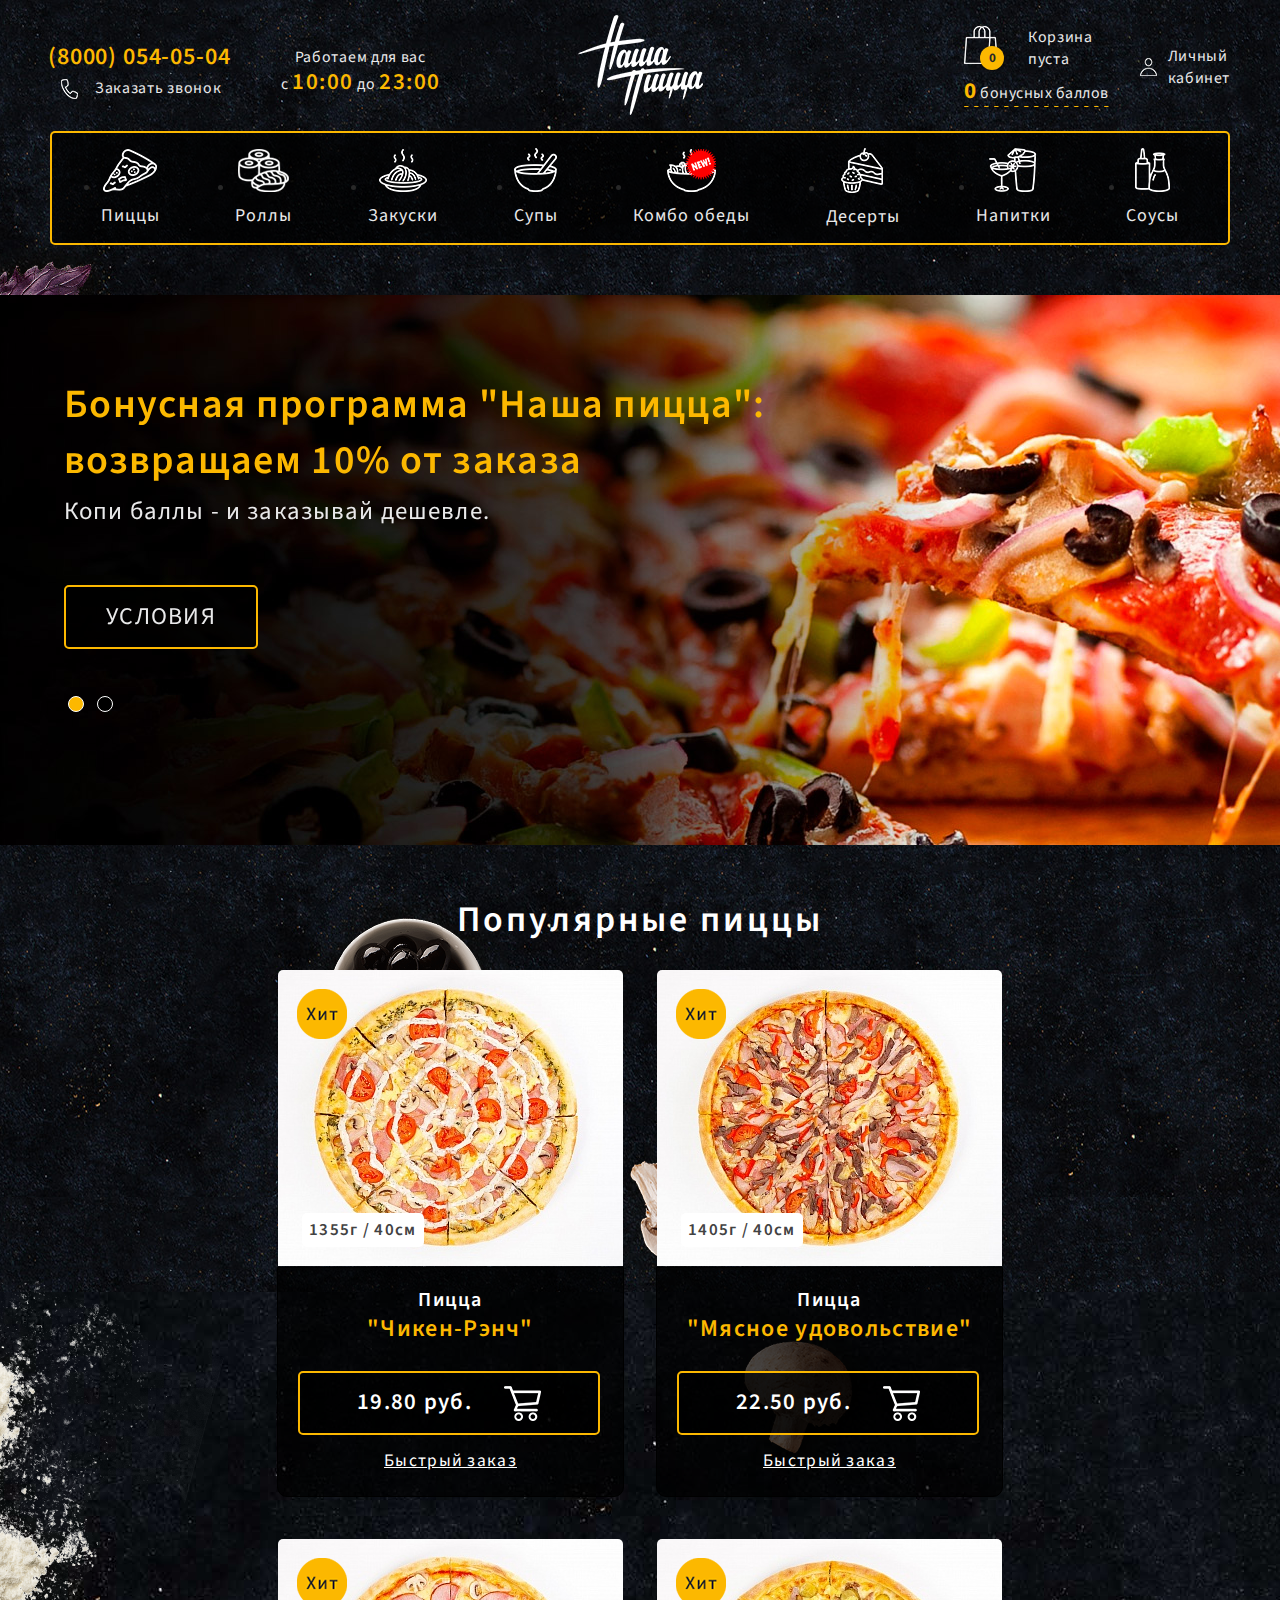
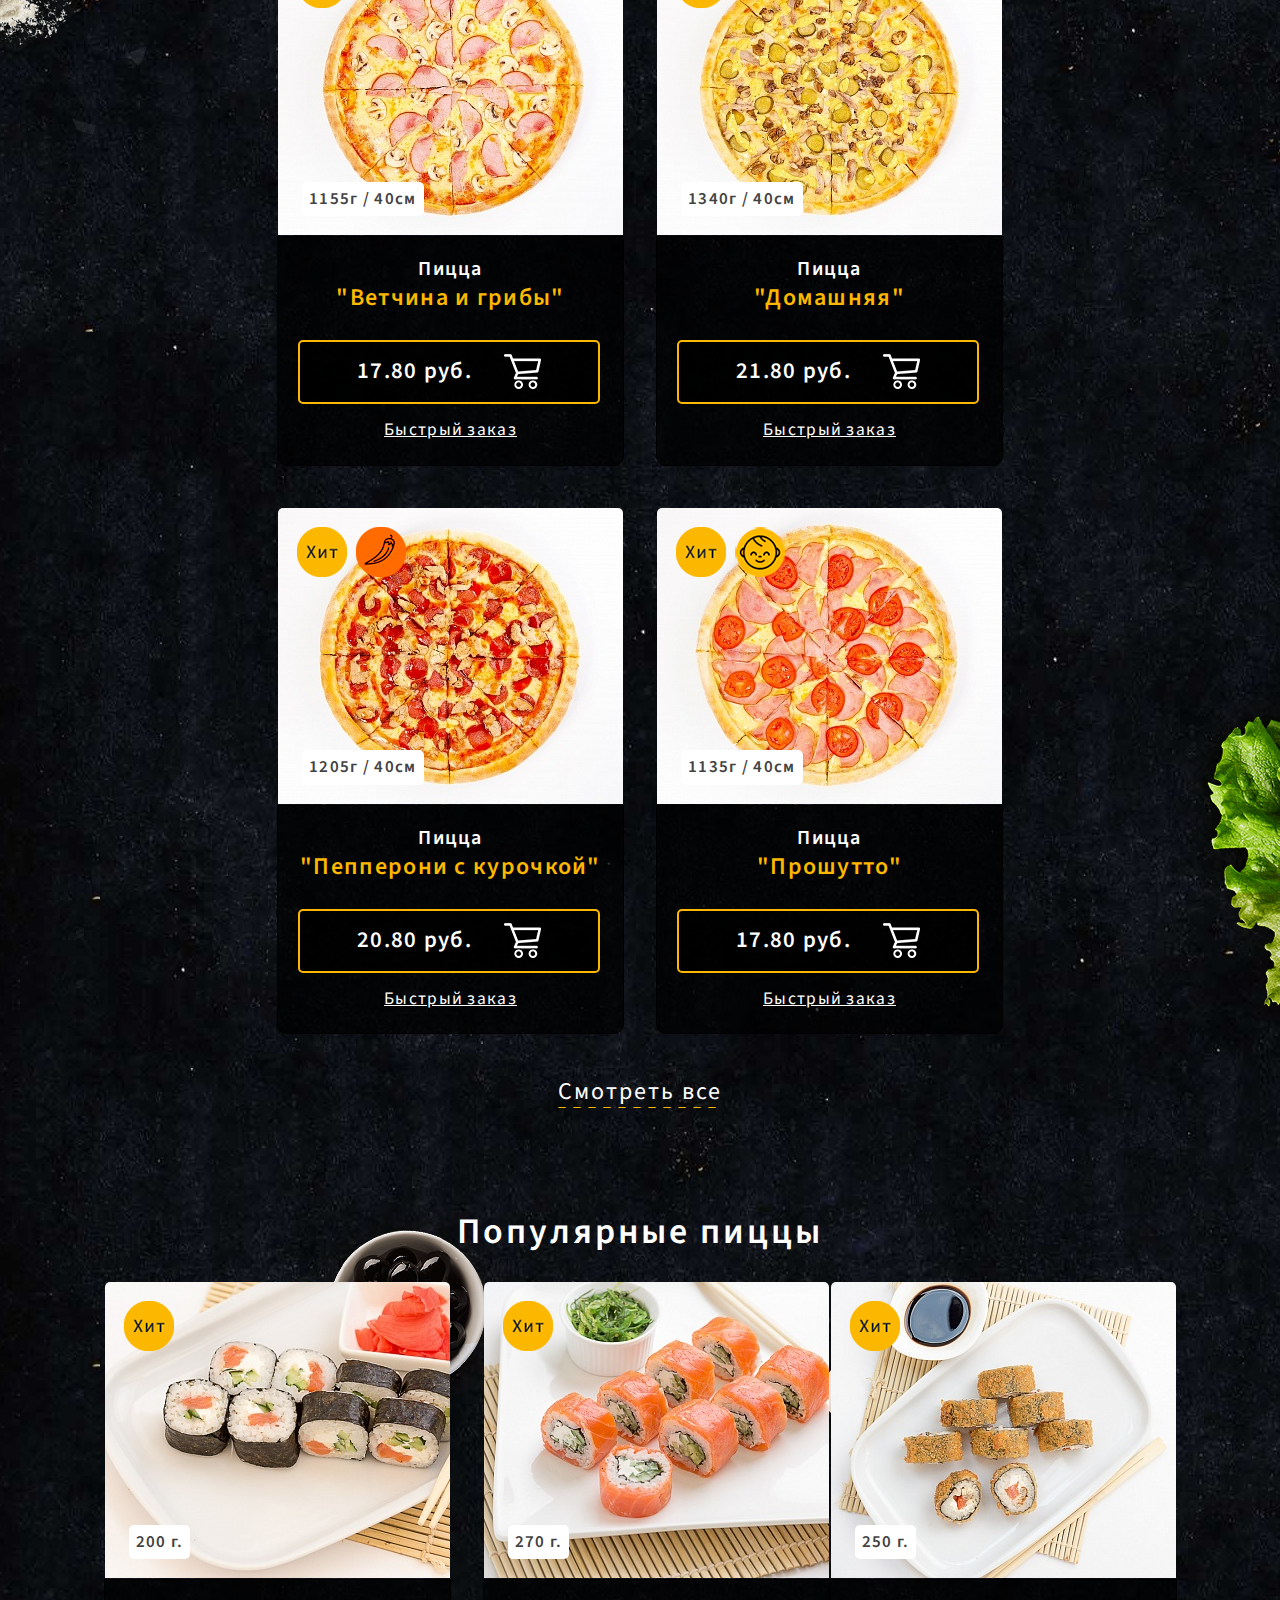
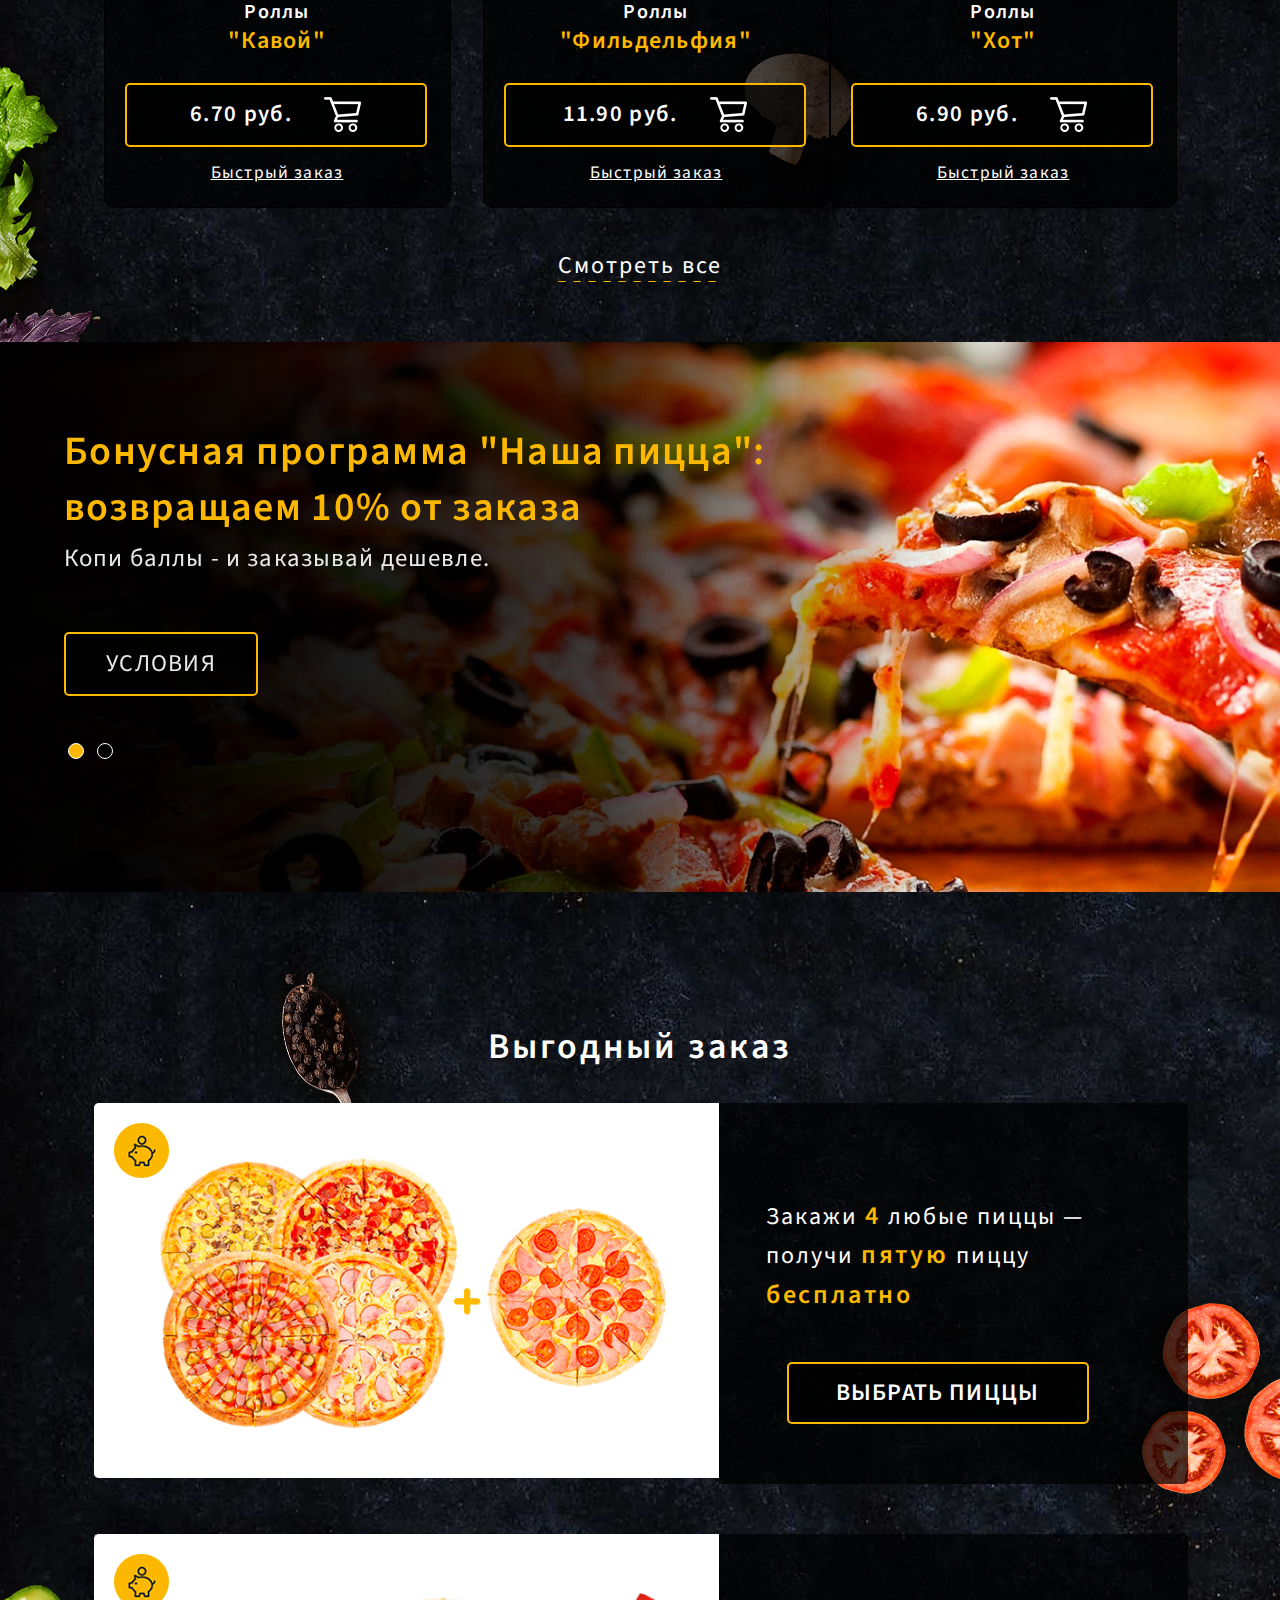
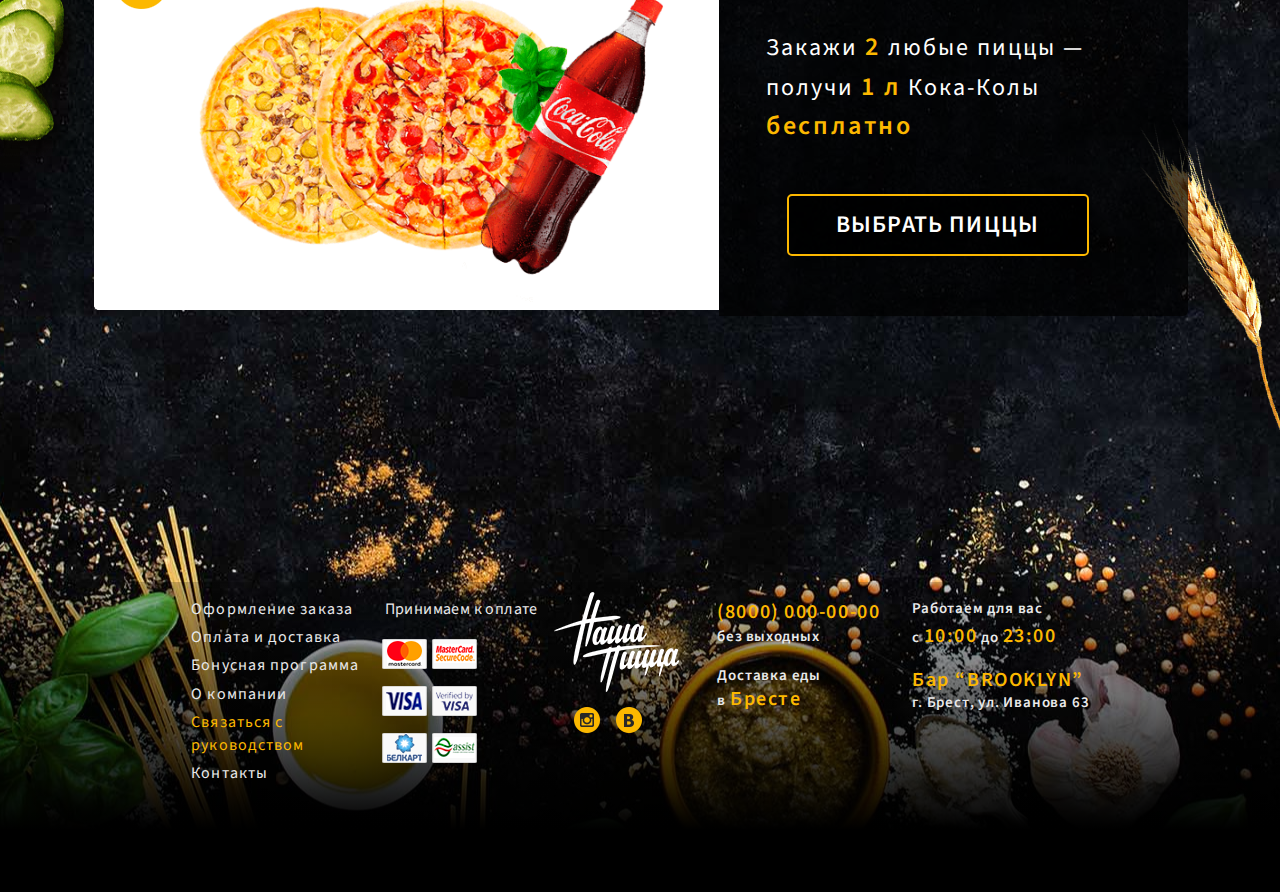
<file: index.html>
<!DOCTYPE html>
<html lang="ru">

<head>
  <meta charset="UTF-8">
  <meta name="viewport" content="width=device-width, initial-scale=1.0">
  <meta http-equiv="X-UA-Compatible" product="ie=edge">
  <!-- Add Slick Slider CSS -->
  <link rel="stylesheet" href="./slick/slick.css">
  <link rel="stylesheet" href="./slick/slick-theme.css">

  <!-- Add main css -->
  <link rel="stylesheet" href="./css/style.css">
  <!-- Add font -->
  <link href="https://fonts.googleapis.com/css?family=Source+Sans+Pro:300,400,600,700" rel="stylesheet">
  <title>nasha-pizza</title>
</head>

<body class="home-page">
  <header class="header">
    <div class="wrap">
      <div class="header-top header__top">
        <div class="header-top__wp-l">
          <div class="call-order header-top__call-order">
            <a href="tel:(8000) 054-05-04" class="call-order__phone-link">(8000) 054-05-04</a>
            <a href="#" class="call-order__text-link">Заказать звонок</a>
          </div>
          <div class="call-order-modul header-top__call-order-modul">
            <div class="call-order-modul__overlay"></div>
            <div class="popup call-order-modul__popup">
              <!-- /.call-order-modul__overlay -->
              <div class="popup__title">ЗАКАЗАТЬ ЗВОНОК</div>
              <!-- /.popup__title -->
              <div class="popup__close">&times;</div>
              <!-- /.popup__close -->
              <div class="popup__form-wrap">
                <form action="#" class="popup-form popup__form">
                  <label for="name" class="popup-form__label">Имя<i class="popup-form__label-i">*</i>
                  </label>
                  <input type="text" class="popup-form__input" name="name" required>
                  <label for="phone" class="popup-form__label">Телефон<i class="popup-form__label-i">*</i>
                  </label>
                  <input type="tel" name="phone" class="popup-form__input" required>
                  <div class="popup-form__buttons">
                      <button class="popup-form__btn">Подтвердить</button>
                      <button class="popup-form__btn popup-form__btn--close">Отменить</button>
                  </div>
                </form>
              </div>
            </div>
            <!-- /.popup call-order-modul__popup -->
          </div>
          <!-- /.call-order-modul header-top__call-order-modul -->
          <div class="working-hours header-top__working-hours">
            <div class="working-hours__top">Работаем для вас</div>
            <div class="working-hours__bottom">с
              <span class="working-hours__hours">10:00</span>
              до
              <span class="working-hours__hours">23:00</span>
            </div>
          </div>
        </div>
        <div class="logo header-top__logo">
          <img class="logo__img" src="./img/header-top/logo.png" alt="logo">
        </div>
        <div class="header-top__wp-r">
          <div class="basket-bonus header-top__basket-bonus">
            <a href="#" class="basket basket-bonus__basket">
              <img src="./img/header-top/cart.png" alt="" class="basket__img">
              <span class="basket__number">0</span>
              <div class="basket__text">Корзина<br> пуста</div>
            </a>
            <div class="basket-show basket-bonus__basket-show">
              <span class="basket-show__num">0</span>
              наименование
              <br>
              на сумму
              <br>
              <span class="basket-show__num">0</span>
              руб.
              <a href="#" class="basket-show__clear">Очистить</a>
            </div>
            <div class="bonus-show basket-bonus__bonus-show">
              Сделайте заказ,
              чтобы получить
              бонусы
            </div>
            <div class="bonus basket-bonus__bonus">
              <a href="#" class="bonus__text">
                <span class="bonus__number">0</span>
                бонусных баллов
              </a>
            </div>

          </div>
          <div class="account header-top__account">
            <a href="#" class="account__link">
              <img src="./img/header-top/account.png" alt="account" class="account__img">
              <div class="account__text">Личный<br>кабинет</div>
            </a>
          </div>
        </div>
      </div>
      <!-- /.header-top -->
    </div>
    <!-- /.wrap -->
    <nav class="header-nav header__header-nav">
      <div class="wrap">
        <div class="button-nav header-nav__button-nav">
          <a href="#" class="button-nav__link">Меню блюд</a>
        </div>
        <ul class="header-nav__list">
          <li class="header-nav__item">
            <a href="#" class="nav-link header-nav__nav-link">
              <img src="./img/header-nav/pizza.png" alt="Пиццы" class="nav-link__img">
              <img src="./img/header-nav/pizza-h.png" alt="Пиццы" class="nav-link__img nav-link__img--active">
              <div class="nav-link__text">Пиццы</div>
            </a>
          </li>
          <li class="header-nav__item">
            <a href="#" class="nav-link header-nav__nav-link">
              <img src="./img/header-nav/rolls.png" alt="Роллы" class="nav-link__img">
              <img src="./img/header-nav/rolls-h.png" alt="Роллы" class="nav-link__img nav-link__img--active">
              <div class="nav-link__text">Роллы</div>
            </a>
          </li>
          <li class="header-nav__item">
            <a href="#" class="nav-link header-nav__nav-link">
              <img src="./img/header-nav/snack.png" alt="Закуски" class="nav-link__img">
              <img src="./img/header-nav/snack-h.png" alt="Закуски" class="nav-link__img nav-link__img--active">
              <div class="nav-link__text">Закуски</div>
            </a>
          </li>
          <li class="header-nav__item">
            <a href="#" class="nav-link header-nav__nav-link">
              <img src="./img/header-nav/soup.png" alt="Супы" class="nav-link__img">
              <img src="./img/header-nav/soup-h.png" alt="Супы" class="nav-link__img nav-link__img--active">
              <div class="nav-link__text">Супы</div>
            </a>
          </li>
          <li class="header-nav__item">
            <a href="#" class="nav-link header-nav__nav-link">
              <img src="./img/header-nav/dinner.png" alt="Комбо обеды" class="nav-link__img">
              <img src="./img/header-nav/dinner-h.png" alt="Комбо обеды" class="nav-link__img nav-link__img--active">
              <div class="nav-link__text">Комбо обеды</div>
            </a>
          </li>
          <li class="header-nav__item">
            <a href="#" class="nav-link header-nav__nav-link">
              <img src="./img/header-nav/dessert.png" alt="Десерты" class="nav-link__img">
              <img src="./img/header-nav/dessert-h.png" alt="Десерты" class="nav-link__img nav-link__img--active">
              <div class="nav-link__text">Десерты</div>
            </a>
          </li>
          <li class="header-nav__item">
            <a href="#" class="nav-link header-nav__nav-link">
              <img src="./img/header-nav/drinks.png" alt="Напитки" class="nav-link__img">
              <img src="./img/header-nav/drinks-h.png" alt="Напитки" class="nav-link__img nav-link__img--active">
              <div class="nav-link__text">Напитки</div>
            </a>
          </li>
          <li class="header-nav__item">
            <a href="#" class="nav-link header-nav__nav-link">
              <img src="./img/header-nav/sauce.png" alt="Соусы" class="nav-link__img">
              <img src="./img/header-nav/sauce-h.png" alt="Соусы" class="nav-link__img nav-link__img--active">
              <div class="nav-link__text">Соусы</div>
            </a>
          </li>
        </ul>
      </div>
      <!-- /.header-nav -->
  </header>
  <main class="main">
    <div class="wrap">
      <section class="slider main__slider">
        <img src="./img/slider/bazilik.png" alt="bazilik" class="slider__bazilik">
        <div class="slider__wrap">
          <div class="slider__item">
            <img src="./img/slider/slider_bg1.jpg" alt="pizza" class="slider__img1">
            <div class="slider__info">
              <div class="slider__title">Бонусная программа "Наша пицца":<br>возвращаем 10% от заказа</div>
              <div class="slider__text">Копи баллы - и заказывай дешевле.</div>
              <a href="#" class="btn slider__button">Условия</a>
            </div>
          </div>
          <div class="slider__item">
            <img src="./img/slider/slider_bg3.jpg" alt="pizza" class="slider__img2">
            <div class="slider__info">
              <div class="slider__title">Не можешь выбрать <br> между двумя пиццами? </div>
              <div class="slider__text">Просто закажи одну из двух разных половинок!</div>
              <a href="#" class="btn slider__button">Условия</a>
            </div>
          </div>
        </div>
      </section>
      <!-- /.main__slider -->
      <!-- product -->
      <section class="product main__product">
        <img src="./img/product/olivki.png" alt="olivki" class="product__bg-olivki">
        <img src="./img/product/salat.png" alt="salat" class="product__bg-salat">
        <img src="./img/product/griby.png" alt="griby" class="product__bg-griby">
        <img src="./img/product/muka.png" alt="muka" class="product__bg-muka">
        <div class="product__title">Популярные пиццы</div>
        <div class="product__list">
          <div class="product__item">
            <div class="product__block">
              <div class="block-image product__block-image">
                <a href="#" class="block-image__link">
                  <div class="block-image__icon">
                    <img src="./img/product/hit.png" alt="hit" class="block-image__icon-img">
                  </div>
                  <img src="./img/product/pizza-1.jpg" alt="pizza" class="block-image__img">
                  <div class="block-image__weight">1355г / 40см</div>
                </a>
              </div>
              <div class="block-info product__block-info">
                <div class="block-info__type">Пицца</div>
                <div class="block-info__name">"Чикен-Рэнч"</div>
                <div class="block-info__text">сыр моцарелла, пармезан, курица, бекон, томаты, шампиньоны, соус рэнч
                </div>
                <div class="block-info__buy">
                  <a href="#" class="btn block-info__button">19.80 руб.
                    <img src="./img/product/add_cart.png" alt="add_cart_hover" class="block-info__button-img">
                    <img src="./img/product/add_cart_hover.png" alt="add_cart_hover"
                      class="block-info__button-img block-info__button-img--active">
                  </a>
                </div>
                <div class="fast-order block-info__fast-order">
                  <a href="#" class="fast-order__links">Быстрый заказ</a>
                </div>
              </div>
              <div class="block-composition product__block-composition">
                <h3 class="block-composition__name">Состав:</h3>
                <ul class="block-composition__list">
                  <li class="block-composition__item">фирменный сливочно-чесночный соус "Шпинат Альфредо";</li>
                  <li class="block-composition__item">сыр "Моцарелла";</li>
                  <li class="block-composition__item">куриная грудка;</li>
                  <li class="block-composition__item">золотистый бекон;</li>
                  <li class="block-composition__item">томаты свежие;</li>
                  <li class="block-composition__item">шампиньоны;</li>
                  <li class="block-composition__item">соус "Рэнч";</li>
                  <li class="block-composition__item">сыр "Пармезан";</li>
                </ul>
              </div>
            </div>
          </div>
          <div class="product__item">
            <div class="product__block">
              <div class="block-image product__block-image">
                <a href="#" class="block-image__link">
                  <div class="block-image__icon">
                    <img src="./img/product/hit.png" alt="hit" class="block-image__icon-img">
                  </div>
                  <img src="./img/product/pizza-2.jpg" alt="pizza" class="block-image__img">
                  <div class="block-image__weight">1405г / 40см</div>
                </a>
              </div>
              <div class="block-info product__block-info">
                <div class="block-info__type">Пицца</div>
                <div class="block-info__name">"Мясное удовольствие"</div>
                <div class="block-info__text">сыр, курица, буженина, говядина, бекон, ветчина, томаты, перец сладкий
                </div>
                <div class="block-info__buy">
                  <a href="#" class="btn block-info__button">22.50 руб.
                    <img src="./img/product/add_cart.png" alt="add_cart_hover" class="block-info__button-img">
                    <img src="./img/product/add_cart_hover.png" alt="add_cart_hover"
                      class="block-info__button-img block-info__button-img--active">
                  </a>
                </div>
                <div class="fast-order block-info__fast-order">
                  <a href="#" class="fast-order__links">Быстрый заказ</a>
                </div>
              </div>
              <div class="block-composition product__block-composition">
                <h3 class="block-composition__name">Состав:</h3>
                <ul class="block-composition__list">
                  <li class="block-composition__item">фирменный сливочно-чесночный соус "Шпинат Альфредо";</li>
                  <li class="block-composition__item">сыр "Моцарелла";</li>
                  <li class="block-composition__item">куриная грудка;</li>
                  <li class="block-composition__item">золотистый бекон;</li>
                  <li class="block-composition__item">томаты свежие;</li>
                  <li class="block-composition__item">шампиньоны;</li>
                  <li class="block-composition__item">соус "Рэнч";</li>
                  <li class="block-composition__item">сыр "Пармезан";</li>
                </ul>
              </div>
            </div>
          </div>
          <div class="product__item">
            <div class="product__block">
              <div class="block-image product__block-image">
                <a href="#" class="block-image__link">
                  <div class="block-image__icon">
                    <img src="./img/product/hit.png" alt="hit" class="block-image__icon-img">
                  </div>
                  <img src="./img/product/pizza-3.jpg" alt="pizza" class="block-image__img">
                  <div class="block-image__weight">1155г / 40см</div>
                </a>
              </div>
              <div class="block-info product__block-info">
                <div class="block-info__type">Пицца</div>
                <div class="block-info__name">"Ветчина и грибы"</div>
                <div class="block-info__text">сыр моцарелла, ветчина, маслины, шампиньоны, чесночный соус</div>
                <div class="block-info__buy">
                  <a href="#" class="btn block-info__button">17.80 руб.
                    <img src="./img/product/add_cart.png" alt="add_cart_hover" class="block-info__button-img">
                    <img src="./img/product/add_cart_hover.png" alt="add_cart_hover"
                      class="block-info__button-img block-info__button-img--active">
                  </a>
                </div>
                <div class="fast-order block-info__fast-order">
                  <a href="#" class="fast-order__links">Быстрый заказ</a>
                </div>
              </div>
              <div class="block-composition product__block-composition">
                <h3 class="block-composition__name">Состав:</h3>
                <ul class="block-composition__list">
                  <li class="block-composition__item">фирменный сливочно-чесночный соус "Шпинат Альфредо";</li>
                  <li class="block-composition__item">сыр "Моцарелла";</li>
                  <li class="block-composition__item">куриная грудка;</li>
                  <li class="block-composition__item">золотистый бекон;</li>
                  <li class="block-composition__item">томаты свежие;</li>
                  <li class="block-composition__item">шампиньоны;</li>
                  <li class="block-composition__item">соус "Рэнч";</li>
                  <li class="block-composition__item">сыр "Пармезан";</li>
                </ul>
              </div>
            </div>
          </div>
          <div class="product__item">
            <div class="product__block">
              <div class="block-image product__block-image">
                <a href="#" class="block-image__link">
                  <div class="block-image__icon">
                    <img src="./img/product/hit.png" alt="hit" class="block-image__icon-img">
                  </div>
                  <img src="./img/product/pizza-4.jpg" alt="pizza" class="block-image__img">
                  <div class="block-image__weight">1340г / 40см</div>
                </a>
              </div>
              <div class="block-info product__block-info">
                <div class="block-info__type">Пицца</div>
                <div class="block-info__name">"Домашняя"</div>
                <div class="block-info__text">сыр, буженина, грибы, огурчики, лук фри, соус датский и чесночный</div>
                <div class="block-info__buy">
                  <a href="#" class="btn block-info__button">21.80 руб.
                    <img src="./img/product/add_cart.png" alt="add_cart_hover" class="block-info__button-img">
                    <img src="./img/product/add_cart_hover.png" alt="add_cart_hover"
                      class="block-info__button-img block-info__button-img--active">
                  </a>
                </div>
                <div class="fast-order block-info__fast-order">
                  <a href="#" class="fast-order__links">Быстрый заказ</a>
                </div>
              </div>
              <div class="block-composition product__block-composition">
                <h3 class="block-composition__name">Состав:</h3>
                <ul class="block-composition__list">
                  <li class="block-composition__item">фирменный сливочно-чесночный соус "Шпинат Альфредо";</li>
                  <li class="block-composition__item">сыр "Моцарелла";</li>
                  <li class="block-composition__item">куриная грудка;</li>
                  <li class="block-composition__item">золотистый бекон;</li>
                  <li class="block-composition__item">томаты свежие;</li>
                  <li class="block-composition__item">шампиньоны;</li>
                  <li class="block-composition__item">соус "Рэнч";</li>
                  <li class="block-composition__item">сыр "Пармезан";</li>
                </ul>
              </div>
            </div>
          </div>
          <div class="product__item">
            <div class="product__block">
              <div class="block-image product__block-image">
                <a href="#" class="block-image__link">
                  <div class="block-image__icon">
                    <img src="./img/product/hit.png" alt="hit" class="block-image__icon-img">
                    <img src="./img/product/perec.png" alt="perec" class="block-image__icon-img">
                  </div>
                  <img src="./img/product/pizza-5.jpg" alt="pizza" class="block-image__img">
                  <div class="block-image__weight">1205г / 40см</div>
                </a>
              </div>
              <div class="block-info product__block-info">
                <div class="block-info__type">Пицца</div>
                <div class="block-info__name">"Пепперони с курочкой"</div>
                <div class="block-info__text">сыр моцарелла, пармезан, колбаска пепперони, курица, соус сладкий чили
                </div>
                <div class="block-info__buy">
                  <a href="#" class="btn block-info__button">20.80 руб.
                    <img src="./img/product/add_cart.png" alt="add_cart_hover" class="block-info__button-img">
                    <img src="./img/product/add_cart_hover.png" alt="add_cart_hover"
                      class="block-info__button-img block-info__button-img--active">
                  </a>
                </div>
                <div class="fast-order block-info__fast-order">
                  <a href="#" class="fast-order__links">Быстрый заказ</a>
                </div>
              </div>
              <div class="block-composition product__block-composition">
                <h3 class="block-composition__name">Состав:</h3>
                <ul class="block-composition__list">
                  <li class="block-composition__item">фирменный сливочно-чесночный соус "Шпинат Альфредо";</li>
                  <li class="block-composition__item">сыр "Моцарелла";</li>
                  <li class="block-composition__item">куриная грудка;</li>
                  <li class="block-composition__item">золотистый бекон;</li>
                  <li class="block-composition__item">томаты свежие;</li>
                  <li class="block-composition__item">шампиньоны;</li>
                  <li class="block-composition__item">соус "Рэнч";</li>
                  <li class="block-composition__item">сыр "Пармезан";</li>
                </ul>
              </div>
            </div>
          </div>
          <div class="product__item">
            <div class="product__block">
              <div class="block-image product__block-image">
                <a href="#" class="block-image__link">
                  <div class="block-image__icon">
                    <img src="./img/product/hit.png" alt="hit" class="block-image__icon-img">
                    <img src="./img/product/baby.png" alt="baby" class="block-image__icon-img">
                  </div>
                  <img src="./img/product/pizza-6.jpg" alt="pizza" class="block-image__img">
                  <div class="block-image__weight">1135г / 40см</div>
                </a>
              </div>
              <div class="block-info product__block-info">
                <div class="block-info__type">Пицца</div>
                <div class="block-info__name">"Прошутто"</div>
                <div class="block-info__text">сыр моцарелла, ветчина, томаты, чесночно сливочный соус</div>
                <div class="block-info__buy">
                  <a href="#" class="btn block-info__button">17.80 руб.
                    <img src="./img/product/add_cart.png" alt="add_cart_hover" class="block-info__button-img">
                    <img src="./img/product/add_cart_hover.png" alt="add_cart_hover"
                      class="block-info__button-img block-info__button-img--active">
                  </a>
                </div>
                <div class="fast-order block-info__fast-order">
                  <a href="#" class="fast-order__links">Быстрый заказ</a>
                </div>
              </div>
              <div class="block-composition product__block-composition">
                <h3 class="block-composition__name">Состав:</h3>
                <ul class="block-composition__list">
                  <li class="block-composition__item">фирменный сливочно-чесночный соус "Шпинат Альфредо";</li>
                  <li class="block-composition__item">сыр "Моцарелла";</li>
                  <li class="block-composition__item">куриная грудка;</li>
                  <li class="block-composition__item">золотистый бекон;</li>
                  <li class="block-composition__item">томаты свежие;</li>
                  <li class="block-composition__item">шампиньоны;</li>
                  <li class="block-composition__item">соус "Рэнч";</li>
                  <li class="block-composition__item">сыр "Пармезан";</li>
                </ul>
              </div>
            </div>
          </div>
        </div>
        <div class="product__more-products">Смотреть все</div>
      </section>
      <!-- /.main__product -->
      <section class="product main__product main__product--sub">
        <img src="./img/product/olivki.png" alt="olivki" class="product__bg-olivki">
        <img src="./img/product/salat.png" alt="salat" class="product__bg-salat product__bg-salat--l">
        <img src="./img/product/griby.png" alt="griby" class="product__bg-griby">
        <div class="product__title">Популярные пиццы</div>
        <div class="product__list">
          <div class="product__item">
            <div class="product__block">
              <div class="block-image product__block-image">
                <a href="#" class="block-image__link">
                  <div class="block-image__icon">
                    <img src="./img/product/hit.png" alt="hit" class="block-image__icon-img">
                  </div>
                  <img src="./img/product/sushi-1.JPG" alt="sushi" class="block-image__img">
                  <div class="block-image__weight">200 г.</div>
                </a>
              </div>
              <div class="block-info product__block-info">
                <div class="block-info__type">Роллы</div>
                <div class="block-info__name">"Кавой"</div>
                <div class="block-info__text">рис, лосось слабосоленый, огурец, сыр филадельфия, лист нори</div>
                <div class="block-info__buy">
                  <a href="#" class="btn block-info__button">6.70 руб.
                    <img src="./img/product/add_cart.png" alt="add_cart_hover" class="block-info__button-img">
                    <img src="./img/product/add_cart_hover.png" alt="add_cart_hover"
                      class="block-info__button-img block-info__button-img--active">
                  </a></div>
                <div class="fast-order block-info__fast-order">
                  <a href="#" class="fast-order__links">Быстрый заказ</a>
                </div>
              </div>
              <div class="block-composition product__block-composition">
                <h3 class="block-composition__name">Состав:</h3>
                <ul class="block-composition__list">
                  <li class="block-composition__item">фирменный сливочно-чесночный соус "Шпинат Альфредо";</li>
                  <li class="block-composition__item">сыр "Моцарелла";</li>
                  <li class="block-composition__item">куриная грудка;</li>
                  <li class="block-composition__item">золотистый бекон;</li>
                  <li class="block-composition__item">томаты свежие;</li>
                  <li class="block-composition__item">шампиньоны;</li>
                  <li class="block-composition__item">соус "Рэнч";</li>
                  <li class="block-composition__item">сыр "Пармезан";</li>
                </ul>
              </div>
            </div>
          </div>
          <div class="product__item">
            <div class="product__block">
              <div class="block-image product__block-image">
                <a href="#" class="block-image__link">
                  <div class="block-image__icon">
                    <img src="./img/product/hit.png" alt="hit" class="block-image__icon-img">
                  </div>
                  <img src="./img/product/sushi-2.JPG" alt="sushi" class="block-image__img">
                  <div class="block-image__weight">270 г.</div>
                </a>
              </div>
              <div class="block-info product__block-info">
                <div class="block-info__type">Роллы</div>
                <div class="block-info__name">"Фильдельфия"</div>
                <div class="block-info__text">рис, лосось слабосоленый, огурец свежий, сыр филадельфия, лист нори</div>
                <div class="block-info__buy">
                  <a href="#" class="btn block-info__button">11.90 руб.
                    <img src="./img/product/add_cart.png" alt="add_cart_hover" class="block-info__button-img">
                    <img src="./img/product/add_cart_hover.png" alt="add_cart_hover"
                      class="block-info__button-img block-info__button-img--active">
                  </a></div>
                <div class="fast-order block-info__fast-order">
                  <a href="#" class="fast-order__links">Быстрый заказ</a>
                </div>
              </div>
              <div class="block-composition product__block-composition">
                <h3 class="block-composition__name">Состав:</h3>
                <ul class="block-composition__list">
                  <li class="block-composition__item">фирменный сливочно-чесночный соус "Шпинат Альфредо";</li>
                  <li class="block-composition__item">сыр "Моцарелла";</li>
                  <li class="block-composition__item">куриная грудка;</li>
                  <li class="block-composition__item">золотистый бекон;</li>
                  <li class="block-composition__item">томаты свежие;</li>
                  <li class="block-composition__item">шампиньоны;</li>
                  <li class="block-composition__item">соус "Рэнч";</li>
                  <li class="block-composition__item">сыр "Пармезан";</li>
                </ul>
              </div>
            </div>
          </div>
          <div class="product__item">
            <div class="product__block">
              <div class="block-image product__block-image">
                <a href="#" class="block-image__link">
                  <div class="block-image__icon">
                    <img src="./img/product/hit.png" alt="hit" class="block-image__icon-img">
                  </div>
                  <img src="./img/product/sushi-3.JPG" alt="sushi" class="block-image__img">
                  <div class="block-image__weight">250 г.</div>
                </a>
              </div>
              <div class="block-info product__block-info">
                <div class="block-info__type">Роллы</div>
                <div class="block-info__name">"Хот"</div>
                <div class="block-info__text">рис, угорь копченый, томат, сыр филадельфия, сухари, лист нори</div>
                <div class="block-info__buy">
                  <a href="#" class="btn block-info__button">6.90 руб.
                    <img src="./img/product/add_cart.png" alt="add_cart_hover" class="block-info__button-img">
                    <img src="./img/product/add_cart_hover.png" alt="add_cart_hover"
                      class="block-info__button-img block-info__button-img--active">
                  </a>
                </div>
                <div class="fast-order block-info__fast-order">
                  <a href="#" class="fast-order__links">Быстрый заказ</a>
                </div>
              </div>
              <div class="block-composition product__block-composition">
                <h3 class="block-composition__name">Состав:</h3>
                <ul class="block-composition__list">
                  <li class="block-composition__item">фирменный сливочно-чесночный соус "Шпинат Альфредо";</li>
                  <li class="block-composition__item">сыр "Моцарелла";</li>
                  <li class="block-composition__item">куриная грудка;</li>
                  <li class="block-composition__item">золотистый бекон;</li>
                  <li class="block-composition__item">томаты свежие;</li>
                  <li class="block-composition__item">шампиньоны;</li>
                  <li class="block-composition__item">соус "Рэнч";</li>
                  <li class="block-composition__item">сыр "Пармезан";</li>
                </ul>
              </div>
            </div>
          </div>
        </div>
        <div class="product__more-products">Смотреть все</div>
      </section>
      <!-- /.main__product -->
      <section class="slider main__slider">
        <img src="./img/slider/bazilik.png" alt="bazilik" class="slider__bazilik">
        <div class="slider__wrap">
          <div class="slider__item">
            <img src="./img/slider/slider_bg1.jpg" alt="pizza" class="slider__img1">
            <div class="slider__info">
              <div class="slider__title">Бонусная программа "Наша пицца":<br>возвращаем 10% от заказа</div>
              <div class="slider__text">Копи баллы - и заказывай дешевле.</div>
              <a href="#" class="btn slider__button">Условия</a>
            </div>
          </div>
          <div class="slider__item">
            <img src="./img/slider/slider_bg3.jpg" alt="pizza" class="slider__img2">
            <div class="slider__info">
              <div class="slider__title">Не можешь выбрать <br> между двумя пиццами? </div>
              <div class="slider__text">Просто закажи одну из двух разных половинок!</div>
              <a href="#" class="btn slider__button">Условия</a>
            </div>
          </div>
        </div>
      </section>
      <!-- /.main__slider -->
      <section class="product-bottom main__product-bottom">
        <img src="./img/product-bottom/lozhka.png" alt="lozhka" class="product-bottom__bg-lozhka">
        <img src="./img/product-bottom/ogurec.png" alt="ogurec" class="product-bottom__bg-ogurec">
        <img src="./img/product-bottom/pomidor.png" alt="pomidor" class="product-bottom__bg-pomidor">
        <img src="./img/product-bottom/kolos.png" alt="kolos" class="product-bottom__bg-kolos">
        <div class="product-bottom__title">Выгодный заказ</div>
        <div class="product-bottom__list">
          <div class="product-bottom__item">
            <div class="block-image product-bottom__block-image">
              <a href="#" class="block-image__link">
                <div class="block-image__icon">
                  <img src="./img/product-bottom/pig.png" alt="pig" class="block-image__icon-img">
                </div>
                <img src="./img/product-bottom/product-bottom_1.png" alt="product" class="block-image__link-img">
              </a>
            </div>
            <div class="block-info product-bottom__block-info">
              <div class="block-info__text">Закажи
                <span class="block-info__text-bold">4</span>
                любые пиццы — получи
                <span class="block-info__text-bold">пятую</span>
                пиццу
                <span class="block-info__text-bold">бесплатно</span>
              </div>
              <div class="block-info__button">
                <a href="#" class="btn block-info__button-link">Выбрать пиццы</a>
              </div>
            </div>
          </div>
          <div class="product-bottom__item">
            <div class="block-image product-bottom__block-image">
              <a href="#" class="block-image__link">
                <div class="block-image__icon">
                  <img src="./img/product-bottom/pig.png" alt="pig" class="block-image__icon-img">
                </div>
                <img src="./img/product-bottom/product-bottom_2.png" alt="product" class="block-image__link-img">
              </a>
            </div>
            <div class="block-info product-bottom__block-info">
              <div class="block-info__text">Закажи
                <span class="block-info__text-bold">2</span>
                любые пиццы — получи
                <span class="block-info__text-bold">1 л</span>
                Кока-Колы
                <span class="block-info__text-bold">бесплатно</span>
              </div>
              <div class="block-info__button">
                <a href="#" class="btn block-info__button-link">Выбрать пиццы</a>
              </div>
            </div>
          </div>
        </div>
      </section>
      <!-- /.main__product-buttom -->
    </div>
  </main>
  <!-- /.main -->
  <footer class="footer">
    <div class="wrap">
      <div class="footer__list">
        <div class="footer-menu footer__item">
          <ul class="footer-menu__list">
            <li class="footer-menu__item"><a href="#" class="footer-menu__link">Оформление заказа</a></li>
            <li class="footer-menu__item"><a href="#" class="footer-menu__link">Оплата и доставка</a></li>
            <li class="footer-menu__item"><a href="#" class="footer-menu__link">Бонусная программа</a></li>
            <li class="footer-menu__item"><a href="#" class="footer-menu__link">О компании</a></li>
            <li class="footer-menu__item"><a href="#" class="footer-menu__link">Связаться с руководством</a></li>
            <li class="footer-menu__item"><a href="#" class="footer-menu__link">Контакты</a></li>
          </ul>
        </div>
        <div class="card-pay footer__item">
          <div class="card-pay__title">Принимаем к оплате</div>
          <div class="card-pay__list">
            <div class="card-pay__item">
              <img src="./img/footer/card-pay_1.png" alt="card" class="card-pay__item-img">
            </div>
            <div class="card-pay__item">
              <img src="./img/footer/card-pay_2.png" alt="card" class="card-pay__item-img">
            </div>
            <div class="card-pay__item">
              <img src="./img/footer/card-pay_3.png" alt="card" class="card-pay__item-img">
            </div>
            <div class="card-pay__item">
              <img src="./img/footer/card-pay_4.png" alt="card" class="card-pay__item-img">
            </div>
            <div class="card-pay__item">
              <img src="./img/footer/card-pay_5.png" alt="card" class="card-pay__item-img">
            </div>
            <div class="card-pay__item">
              <img src="./img/footer/card-pay_6.png" alt="card" class="card-pay__item-img">
            </div>
          </div>
        </div>
        <div class="footer-logo footer__item">
          <div class="footer-logo__block-image">
            <img src="./img/footer/logo.png" alt="footer-logo" class="footer-logo__img">
          </div>
          <div class="footer-logo__block-icon">
            <a href="#" class="footer-logo__link">
              <img src="./img/footer/instagram.png" alt="instagram" class="footer-logo__social">
              <img src="./img/footer/vkontakte.png" alt="vkontakte" class="footer-logo__social">
            </a>
          </div>
        </div>
        <div class="footer-info footer__item">
          <div class="footer-info__block-phone">
            <a href="#" class="footer-info__phone">(8000) 000-00-00</a>
            <div class="footer-info__phone-text">без выходных</div>
          </div>
          <div class="footer-info__city">Доставка еды<br>в
            <span class="footer-info__city-bold">Бресте</span>
          </div>
        </div>
        <div class="footer-info footer__item">
          <div class="footer-info__block-hours">
            <div class="footer-info__hours-title">Работаем для вас</div>
            <div class="footer-info__hours">с
              <span class="footer-info__hours-bold">10:00</span>
              до
              <span class="footer-info__hours-bold">23:00</span>
            </div>
          </div>
          <div class="footer-info__block-adress">
            <div class="footer-info__name">Бар “BROOKLYN”</div>
            <div class="footer-info__adress">г. Брест, ул. Иванова 63</div>
          </div>
        </div>
      </div>
    </div>
  </footer>
  <!-- /.footer -->

  <!-- Add jq -->
  <script src="./js/jquery-3.4.1.min.js"></script>

  <!-- Add libJS Slick Slider -->
  <script src="./slick/slick.min.js"></script>

  <!-- Add script -->
  <script src="./js/script.js"></script>
</body>

</html>
</file>
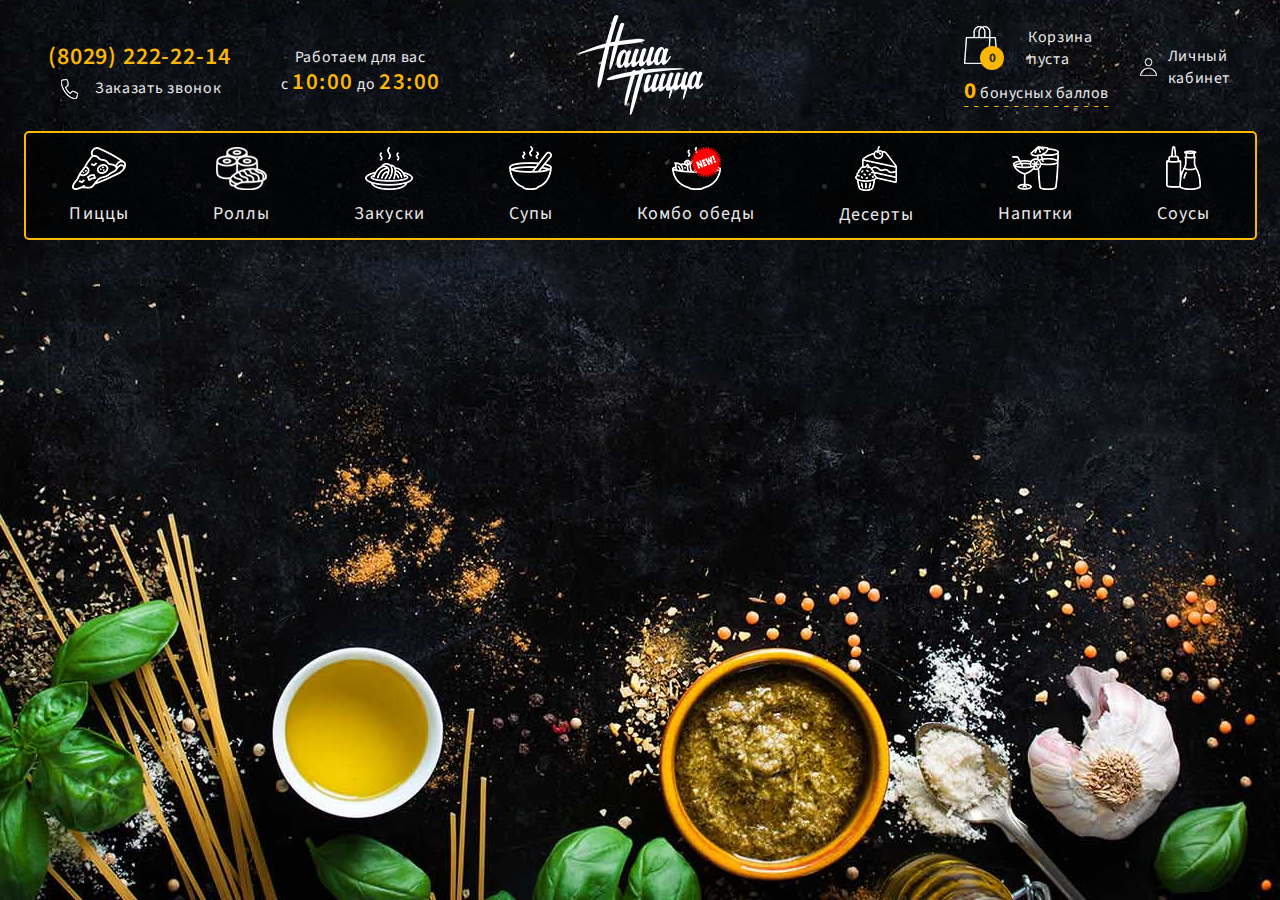
<file: nasha-pizza.by/index.html>
<!DOCTYPE html>
<html lang="ru">

<head>
  <meta charset="UTF-8">
  <meta name="viewport" content="width=device-width, initial-scale=1.0">
  <meta http-equiv="X-UA-Compatible" content="ie=edge">
  <title>nasha-pizza.by</title>
  <link href="https://fonts.googleapis.com/css?family=Source+Sans+Pro:300,400,600,700" rel="stylesheet">
  <link rel="stylesheet" href="css/style.css">
</head>

<body class="home-page">
  <header class="header">
    <div class="wrap">
      <div class="header-top header__top">
        <div class="header__wp-l">
          <div class="call-order header-top__call-order">
            <a href="#" class="call-order__phone-link">(8029) 222-22-14</a>
            <a href="#" class="call-order__text-link">Заказать звонок</a>
          </div>
          <div class="working-hours header-top__working-hours">
            <div class="working-hours__top">Работаем для вас</div>
            <div class="working-hours__bottom">с
              <span class="working-hours__hours">10:00</span>
              до
              <span class="working-hours__hours">23:00</span>
            </div>
          </div>
        </div>
        <div class="logo header-top__logo">
          <img class="logo__img" src="/nasha-pizza.by/img/header-top/logo.png" alt="logo">
        </div>
        <div class="header__wp-r">
          <div class="basket-bonus header-top__basket-bonus">
            <a href="#" class="basket basket-bonus__basket">
              <img src="/nasha-pizza.by/img/header-top/cart.png" alt="" class="basket__img">
              <span class="basket__number">0</span>
              <div class="basket__text">Корзина<br> пуста</div>
            </a>
            <div class="bonus basket-bonus__bonus">
              <a href="#" class="bonus__text">
                <span class="bonus__number">0</span>
                бонусных баллов
              </a>
            </div>
          </div>
          <div class="account header-top__account">
            <a href="#" class="account__link">
              <img src="/nasha-pizza.by/img/header-top/account.png" alt="account" class="account__img">
              <div class="account__text">Личный<br>кабинет</div>
            </a>
          </div>
        </div>
      </div>
      <nav class="header__bottom"></nav>
    </div>
    <!-- /.header-top -->
    <nav class="header-nav header__header-nav">
      <div class="wrap">
        <ul class="header-nav__list">
          <li class="header-nav__item">
            <a href="#" class="nav-link header-nav__nav-link">
              <img src="/nasha-pizza.by/img/header-nav/pizza.png" alt="Пиццы" class="nav-link__img">
              <img src="/nasha-pizza.by/img/header-nav/pizza-h.png" alt="Пиццы"
                class="nav-link__img nav-link__img--active">
              <div class="nav-link__text">Пиццы</div>
            </a>
          </li>
          <li class="header-nav__item">
            <a href="#" class="nav-link header-nav__nav-link">
              <img src="/nasha-pizza.by/img/header-nav/rolls.png" alt="Роллы" class="nav-link__img">
              <img src="/nasha-pizza.by/img/header-nav/rolls-h.png" alt="Роллы"
                class="nav-link__img nav-link__img--active">
              <div class="nav-link__text">Роллы</div>
            </a>
          </li>
          <li class="header-nav__item">
            <a href="#" class="nav-link header-nav__nav-link">
              <img src="/nasha-pizza.by/img/header-nav/snack.png" alt="Закуски" class="nav-link__img">
              <img src="/nasha-pizza.by/img/header-nav/snack-h.png" alt="Закуски"
                class="nav-link__img nav-link__img--active">
              <div class="nav-link__text">Закуски</div>
            </a>
          </li>
          <li class="header-nav__item">
            <a href="#" class="nav-link header-nav__nav-link">
              <img src="/nasha-pizza.by/img/header-nav/soup.png" alt="Супы" class="nav-link__img">
              <img src="/nasha-pizza.by/img/header-nav/soup-h.png" alt="Супы"
                class="nav-link__img nav-link__img--active">
              <div class="nav-link__text">Супы</div>
            </a>
          </li>
          <li class="header-nav__item">
            <a href="#" class="nav-link header-nav__nav-link">
              <img src="/nasha-pizza.by/img/header-nav/dinner.png" alt="Комбо обеды" class="nav-link__img">
              <img src="/nasha-pizza.by/img/header-nav/dinner-h.png" alt="Комбо обеды"
                class="nav-link__img nav-link__img--active">
              <div class="nav-link__text">Комбо обеды</div>
            </a>
          </li>
          <li class="header-nav__item">
            <a href="#" class="nav-link header-nav__nav-link">
              <img src="/nasha-pizza.by/img/header-nav/dessert.png" alt="Десерты" class="nav-link__img">
              <img src="/nasha-pizza.by/img/header-nav/dessert-h.png" alt="Десерты"
                class="nav-link__img nav-link__img--active">
              <div class="nav-link__text">Десерты</div>
            </a>
          </li>
          <li class="header-nav__item">
            <a href="#" class="nav-link header-nav__nav-link">
              <img src="/nasha-pizza.by/img/header-nav/drinks.png" alt="Напитки" class="nav-link__img">
              <img src="/nasha-pizza.by/img/header-nav/drinks-h.png" alt="Напитки"
                class="nav-link__img nav-link__img--active">
              <div class="nav-link__text">Напитки</div>
            </a>
          </li>
          <li class="header-nav__item">
            <a href="#" class="nav-link header-nav__nav-link">
              <img src="/nasha-pizza.by/img/header-nav/sauce.png" alt="Соусы" class="nav-link__img">
              <img src="/nasha-pizza.by/img/header-nav/sauce-h.png" alt="Соусы"
                class="nav-link__img nav-link__img--active">
              <div class="nav-link__text">Соусы</div>
            </a>
          </li>
        </ul>
      </div>
    </nav>

  </header>

</body>

</html>
</file>
<file: css/style.css>
html {
  -webkit-box-sizing: border-box;
          box-sizing: border-box;
}

*, *:before, *:after {
  -webkit-box-sizing: inherit;
          box-sizing: inherit;
}

.home-page {
  margin: 0;
  font-size: 16px;
  font-family: 'Source Sans Pro', 'sans-serif';
  letter-spacing: 1.3px;
  color: #282828;
  background-color: #000;
  background: url(../img/bg.jpg) 50% 100% no-repeat, url(../img/bg_repeat.jpg) 50% 0% repeat-y;
  background-size: 100% auto;
}

@media (max-width: 1400px) {
  .home-page {
    background: url(../img/bg1.jpg) 50% 100% no-repeat, url(../img/bg_repeat1.jpg) 50% 0% repeat-y;
  }
}

.main {
  padding-top: 50px;
  padding-bottom: 102px;
  overflow: hidden;
}

@media (max-width: 992px) {
  .main {
    padding: 0;
  }
}

.btn {
  display: inline-block;
  background: rgba(0, 0, 0, 0.7);
  color: #E9E9EA;
  text-decoration: none;
  text-align: center;
  border: 2px solid #fcb800;
  border-radius: 5px;
}

.btn:hover {
  background: #fcb800;
  color: #000;
}

.wrap {
  max-width: 1400px;
  margin: 0 auto;
}

@media (max-width: 1199px) {
  .wrap {
    max-width: 960px;
    margin: 0 auto;
  }
}

.header__top {
  display: -webkit-box;
  display: -ms-flexbox;
  display: flex;
  -webkit-box-pack: justify;
      -ms-flex-pack: justify;
          justify-content: space-between;
  -webkit-box-align: center;
      -ms-flex-align: center;
          align-items: center;
  position: relative;
  padding: 17px 18px 10px;
}

@media (max-width: 992px) {
  .header__top {
    padding: 5px;
    min-height: 51px;
  }
}

.header-top__wp-l {
  display: -webkit-box;
  display: -ms-flexbox;
  display: flex;
  -webkit-box-pack: start;
      -ms-flex-pack: start;
          justify-content: flex-start;
  -webkit-box-align: center;
      -ms-flex-align: center;
          align-items: center;
}

.header-top__wp-r {
  display: -webkit-box;
  display: -ms-flexbox;
  display: flex;
  -webkit-box-pack: end;
      -ms-flex-pack: end;
          justify-content: flex-end;
  -webkit-box-align: center;
      -ms-flex-align: center;
          align-items: center;
}

.header-top__call-order {
  display: -webkit-box;
  display: -ms-flexbox;
  display: flex;
  -webkit-box-orient: vertical;
  -webkit-box-direction: normal;
      -ms-flex-direction: column;
          flex-direction: column;
  padding: 23px 30px;
}

.header-top__working-hours {
  display: -webkit-box;
  display: -ms-flexbox;
  display: flex;
  -webkit-box-align: center;
      -ms-flex-align: center;
          align-items: center;
  -webkit-box-orient: vertical;
  -webkit-box-direction: normal;
      -ms-flex-direction: column;
          flex-direction: column;
  padding: 6px 0 0 20px;
}

.header-top__logo {
  position: absolute;
  top: 15px;
  left: 50%;
  margin-left: -62px;
}

.header-top__basket-bonus {
  position: relative;
  padding-top: 2px;
  margin-right: 31px;
}

.header-top__account {
  margin-top: -5px;
  margin-right: 32px;
}

@media (max-width: 1199px) {
  .header-top__logo {
    margin-left: 0;
  }
}

@media (max-width: 992px) {
  .header-top__call-order {
    padding: 0;
  }
  .header-top__logo {
    top: 5px;
    left: 15px;
  }
}

.call-order__phone-link {
  text-decoration: none;
  color: #fcb800;
  font: 600 24px/1.4em Source Sans Pro;
  letter-spacing: 0.85px;
}

.call-order__phone-link:hover {
  text-decoration: underline;
}

.call-order__text-link {
  text-decoration: none;
  color: #E9E9EA;
  font: 15.8px/1.4em Source Sans Pro;
  letter-spacing: 0.7px;
  background: url(../img/header-top/phone.png) 8% 100% no-repeat;
  padding: 3px 0 0 47px;
}

.call-order__text-link:hover {
  color: #fcb800;
}

@media (max-width: 992px) {
  .call-order__text-link {
    display: none;
  }
  .call-order__phone-link {
    position: absolute;
    top: 5px;
    left: 50%;
    font-size: 14.8px;
    letter-spacing: 0.95px;
    margin-left: -60.5px;
  }
}

.working-hours__top {
  margin-left: -1px;
  margin-bottom: -2px;
}

.working-hours__top, .working-hours__bottom {
  color: #E9E9EA;
  font: 15.8px/1.4em Source Sans Pro;
  letter-spacing: 0.7px;
}

.working-hours__hours {
  font: 600 23px/1.4em Source Sans Pro;
  letter-spacing: 1.5px;
  color: #fcb800;
}

@media (max-width: 992px) {
  .working-hours__top {
    display: none;
  }
  .working-hours__bottom {
    position: absolute;
    top: 22.5px;
    left: 50%;
    color: #fff;
    font-size: 14.8px;
    font-weight: 300;
    letter-spacing: 0;
    margin-left: -50px;
  }
  .working-hours__hours {
    color: #fff;
    font-size: 13.8px;
    font-weight: 600;
    letter-spacing: 0.5px;
  }
}

@media (max-width: 992px) {
  .logo__img {
    width: 50px;
  }
}

.basket-bonus__basket {
  display: block;
  position: relative;
  text-decoration: none;
  color: #E9E9EA;
  font: lighter 15px/1.4em Source Sans Pro;
}

.basket-bonus__basket-show {
  display: none;
  position: absolute;
  top: 5px;
  left: -220px;
  background: #fff;
  text-align: center;
  font: 400 16px/1.2em Source Sans Pro;
  padding: 15px 10px;
  border-radius: 10px;
  z-index: 100;
}

.basket-bonus__basket-show::after {
  content: '';
  border: 8px solid transparent;
  border-left: 4px solid white;
  position: absolute;
  top: 15px;
  right: -12px;
}

.basket-bonus__bonus-show {
  display: none;
  position: absolute;
  top: 34px;
  left: -225px;
  background: #fff;
  font: 400 16px/1.2em Source Sans Pro;
  text-align: center;
  border-radius: 10px;
  max-width: 150px;
  padding: 5px;
  z-index: 100;
}

.basket-bonus__bonus-show::after {
  content: '';
  border: 8px solid transparent;
  border-left: 4px solid white;
  position: absolute;
  top: 15px;
  right: -11px;
}

.basket-show__num {
  color: #fcb800;
  font-size: 22px;
}

.basket-show__clear {
  font-size: 20px;
  display: block;
  color: #fcb800;
  text-decoration: none;
  margin-top: 5px;
  letter-spacing: 1px;
}

@media (max-width: 992px) {
  .basket-bonus__basket {
    position: absolute;
    top: -22px;
    right: -110px;
  }
}

.basket__img {
  position: absolute;
  top: 0;
  left: -65px;
}

.basket__number {
  width: 24px;
  height: 24px;
  background: #fcb800;
  text-align: center;
  font: bold 13px/1.9em Source Sans Pro;
  color: #282828;
  position: absolute;
  top: 20px;
  left: -49px;
  padding-left: 2px;
  border-radius: 100px;
}

.basket__text {
  margin-top: -7px;
  margin-left: -1px;
  color: #E9E9EA;
  font: 15.8px Source Sans Pro;
  letter-spacing: 0.6px;
}

@media (max-width: 992px) {
  .basket__img {
    position: absolute;
    margin: 11px 0 0 23px;
    width: 24px;
  }
  .basket__number {
    position: absolute;
    font-size: 10px;
    line-height: 1.7em;
    top: 25px;
    left: -31px;
    width: 16px;
    height: 16px;
  }
  .basket__text {
    display: none;
  }
}

.basket-bonus__bonus {
  position: relative;
  margin-top: 5px;
  margin-left: -65px;
}

.bonus__text {
  color: #E9E9EA;
  font: 15.8px Source Sans Pro;
  letter-spacing: 0.5px;
  text-decoration: none;
}

.bonus__text::after {
  content: '';
  background: url(../img/header-top/line.png) 0% 0% repeat-x;
  position: absolute;
  bottom: 0;
  left: 0;
  width: 100%;
  height: 1px;
}

.bonus__text:hover::after {
  display: none;
}

.bonus__number {
  color: #fcb800;
  font: 700 23px/1.4em Source Sans Pro;
}

@media (max-width: 992px) {
  .bonus__text {
    display: none;
  }
}

.account__link {
  display: -webkit-box;
  display: -ms-flexbox;
  display: flex;
  text-decoration: none;
  color: #E9E9EA;
  font: 15.8px Source Sans Pro;
  letter-spacing: 0.6px;
}

.account__img {
  -ms-flex-item-align: center;
      -ms-grid-row-align: center;
      align-self: center;
  margin-right: 11px;
}

@media (max-width: 992px) {
  .account__img {
    margin: 5px 23px 0 0;
  }
  .account__text {
    display: none;
  }
}

.header__header-nav {
  margin: -1px 50px 0px 50px;
}

@media (max-width: 992px) {
  .header__header-nav {
    margin: -1px 0 0 0;
  }
}

.header-nav__list {
  display: -webkit-box;
  display: -ms-flexbox;
  display: flex;
  -webkit-box-align: center;
      -ms-flex-align: center;
          align-items: center;
  -ms-flex-pack: distribute;
      justify-content: space-around;
  background: rgba(0, 0, 0, 0.7);
  margin: 0 auto;
  padding: 15px 11px 14px;
  border: 2px solid #fcb800;
  border-radius: 5px;
}

.header-nav__item {
  text-align: center;
}

.header-nav__nav-link {
  text-decoration: none;
  color: #E9E9EA;
}

.header-nav__nav-link:hover {
  color: #fcb800;
}

.header-nav__nav-link:hover > .nav-link__img {
  display: none;
}

.header-nav__nav-link:hover > .nav-link__img--active {
  display: inline;
}

@media (max-width: 992px) {
  .header-nav__list {
    display: none;
  }
}

.button-nav__link {
  display: none;
}

@media (max-width: 992px) {
  .button-nav__link {
    display: block;
    width: 100%;
    text-align: center;
    text-decoration: none;
    text-transform: uppercase;
    color: #fff;
    font: 600 15.8px Source Sans Pro;
    letter-spacing: 1.4px;
    background: rgba(0, 0, 0, 0.7);
    padding: 13px 11px 14px;
    border: 2px solid #fcb800;
    border-radius: 5px;
  }
}

.nav-link__img {
  margin-left: -1px;
}

.nav-link__img--active {
  display: none;
}

.nav-link__text {
  font: 18px Source Sans Pro;
  letter-spacing: 1px;
  padding-top: 5px;
}

.main__slider {
  position: relative;
}

.slider__bazilik {
  position: absolute;
  top: -65px;
  left: -97px;
}

.slider__bazilik--bottom {
  display: none;
}

.slider__title {
  font: 600 40px/1.4em  Source Sans Pro;
  color: #fcb800;
}

.slider__text {
  padding-top: 6px;
  font: 24.8px/1.4em Source Sans Pro;
  letter-spacing: 1.15px;
  color: #E9E9EA;
}

.slider__button {
  text-transform: uppercase;
  font-size: 24px;
  margin-top: 55px;
  padding: 12.5px 40px;
}

.slider__item {
  position: relative;
  overflow: hidden;
}

.slider__info {
  position: absolute;
  top: 15%;
  left: 5%;
  z-index: 100;
}

@media (max-width: 1199px) {
  .slider .slider__item {
    max-height: 400px;
  }
}

@media (max-width: 768px) {
  .slider .slider__item {
    max-height: 300px;
  }
}

@media (max-width: 992px) {
  .slider .slider__bazilik {
    display: none;
  }
  .slider .slider__title {
    font-size: 30px;
  }
  .slider .slider__text {
    font-size: 15px;
  }
  .slider .slider__button {
    margin-top: 45px;
  }
}

@media (max-width: 768px) {
  .slider .slider__title {
    font-size: 20px;
    padding: 0;
  }
  .slider .slider__text {
    font-size: 16px;
  }
  .slider .slider__button {
    font-size: 16px;
    margin-top: 19px;
    padding: 10.5px 65px;
  }
}

@media (max-width: 425px) {
  .slider .slider__title {
    font-size: 16px;
    padding-right: 20px;
  }
  .slider .slider__text {
    font-size: 12px;
  }
  .slider .slider__button {
    font-size: 16px;
    margin-top: 5px;
    padding: 10.5px 65px;
  }
}

.slider-dots {
  position: absolute;
  top: 70%;
  left: 5%;
  display: -webkit-box;
  display: -ms-flexbox;
  display: flex;
  -webkit-box-pack: left;
      -ms-flex-pack: left;
          justify-content: left;
  margin: 0;
  padding: 1rem 0;
  list-style-type: none;
}

.slider-dots li {
  margin: 0 0.25rem;
}

.slider-dots button {
  display: block;
  width: 1rem;
  height: 1rem;
  padding: 0;
  margin-right: 5px;
  border: none;
  border-radius: 100%;
  border: 1px solid #fff;
  background-color: #000;
  text-indent: -9999px;
}

.slider-dots li.slick-active button {
  background-color: #fcb800;
}

@media (max-width: 1199px) {
  .slider-dots {
    position: relative;
    -webkit-box-pack: center;
        -ms-flex-pack: center;
            justify-content: center;
    margin-top: -50px;
  }
}

.main__product {
  position: relative;
  padding: 20px 20px;
  text-align: center;
}

.main__product--sub {
  margin-top: 59px;
  padding-bottom: 60px;
}

@media (max-width: 1400px) {
  .main__product {
    overflow: hidden;
  }
  .main__product--sub {
    overflow: hidden;
  }
}

@media (max-width: 948px) {
  .main__product--sub {
    margin-top: 20px;
    padding-bottom: 60px;
  }
}

@media (max-width: 425px) {
  .main__product {
    padding: 20px 0;
  }
}

.product__bg-olivki, .product__bg-salat, .product__bg-griby, .product__bg-muka, .product__bg-oregano {
  position: absolute;
}

.product__bg-olivki {
  top: 0;
  left: 22%;
  z-index: -1;
}

.product__bg-salat {
  bottom: 58px;
  right: -272px;
  z-index: -1;
}

.product__bg-salat--l {
  top: 348px;
  left: -285px;
  z-index: -1;
}

.product__bg-griby {
  top: 120px;
  left: 46%;
  z-index: -1;
}

.product__bg-muka {
  top: 348px;
  left: -330px;
  z-index: -1;
}

.product__title {
  text-align: center;
  color: #fff;
  font: 600 35.8px/1.4em Source Sans Pro;
  letter-spacing: 3px;
}

.product__list {
  display: -webkit-box;
  display: -ms-flexbox;
  display: flex;
  -webkit-box-orient: horizontal;
  -webkit-box-direction: normal;
      -ms-flex-flow: row wrap;
          flex-flow: row wrap;
  -webkit-box-align: center;
      -ms-flex-align: center;
          align-items: center;
  -webkit-box-pack: center;
      -ms-flex-pack: center;
          justify-content: center;
  padding: 25px 75.5px 0 75.5px;
}

.product__item {
  position: relative;
  margin-right: 58px;
  margin-bottom: 42px;
  width: 347px;
}

.product__block {
  position: relative;
  overflow: hidden;
}

.product__block-info {
  border: 1px solid black;
  border-radius: 0 0 10px 10px;
  background: rgba(0, 0, 0, 0.7);
  text-align: center;
  margin-top: -5px;
  padding: 10px 10px 23px 10px;
}

.product__block-composition {
  position: absolute;
  bottom: -300px;
  left: 0;
  opacity: 0.5;
  background: #000;
  border-radius: 10px;
  padding: 3px;
  -webkit-transition: all 0.5s linear;
  transition: all 0.5s linear;
}

.product__block-image:hover ~ .product__block-composition {
  bottom: 0;
  opacity: 1;
}

.product__block-composition:hover {
  bottom: 0;
  opacity: 1;
}

@media (max-width: 948px) {
  .product__block-image:hover ~ .product__block-composition {
    bottom: -300px;
    opacity: 0;
  }
}

.product__more-products {
  display: inline-block;
  position: relative;
  cursor: pointer;
  color: #fff;
  font: 24px/1.3em Source Sans Pro;
  letter-spacing: 2px;
}

.product__more-products::after {
  content: '';
  background: url(/img/product/line_big.png) 0% 0% repeat-x;
  position: absolute;
  bottom: 0;
  left: 0;
  width: 100%;
  height: 1px;
}

.product__more-products:hover::after {
  display: none;
}

@media (max-width: 1365px) {
  .product__item {
    margin-right: 32px;
  }
  .product__item:last-child {
    margin-right: 0;
  }
}

@media (min-width: 1313px) {
  .product .product__item:nth-child(3n) {
    margin-right: 0;
  }
}

@media (min-width: 949px) and (max-width: 1295px) {
  .product .product__item:nth-child(2n) {
    margin-right: 0;
  }
}

@media (max-width: 948px) {
  .product .product__title {
    font-size: 20px;
    letter-spacing: 1.3px;
  }
  .product .product__list {
    max-width: 400px;
    margin: 0 auto;
    padding: 20px 0 0 0;
  }
  .product .product__item {
    -ms-flex-preferred-size: 100%;
        flex-basis: 100%;
    min-height: 220px;
    margin: 0px 0 20px 0;
  }
  .product .product__block {
    position: relative;
    display: -webkit-box;
    display: -ms-flexbox;
    display: flex;
    -webkit-box-orient: horizontal;
    -webkit-box-direction: normal;
        -ms-flex-direction: row;
            flex-direction: row;
    overflow: hidden;
    border-radius: 5px;
  }
  .product .product__block-image {
    position: absolute;
    width: 213px;
    height: 185px;
    top: 25px;
    left: -85px;
  }
  .product .product__block-info {
    border: 0;
    border-radius: 0;
    width: 100%;
    padding: 16px 17px 10px 141px;
    text-align: left;
    background: #FCFCFC;
  }
  .product .product__more-products {
    font-size: 19px;
  }
}

@media (max-width: 884px) {
  .product .product__item {
    margin-right: 0;
  }
}

@media (max-width: 425px) {
  .product .product__block {
    border-radius: 0;
  }
}

.product .block-image__link {
  position: relative;
  text-decoration: none;
}

.product .block-image__icon {
  position: absolute;
  top: -261px;
  left: 19px;
}

.product .block-image__icon-img {
  margin-right: 5px;
}

.product .block-image__img {
  border-radius: 5px 5px 0 0;
  max-width: 100%;
  margin-bottom: 0;
}

.product .block-image__weight {
  position: absolute;
  color: #424242;
  background: #fff;
  padding: 6px 7px;
  border-radius: 5px;
  font: 600 17px/1.3em Source Sans Pro;
  letter-spacing: 1.3px;
  left: 24px;
  bottom: 25px;
}

@media (max-width: 948px) {
  .product .block-image__icon {
    display: none;
  }
  .product .block-image__weight {
    font-size: 12px;
    padding: 2px 4px;
    left: 103px;
    bottom: 30px;
  }
}

.product .block-info__type {
  color: #fff;
  font: 600 20px/1.3em Source Sans Pro;
  padding-top: 9px;
}

.product .block-info__name {
  color: #fcb800;
  font: 600 24px/1.3em Source Sans Pro;
}

.product .block-info__text {
  display: none;
}

.product .block-info__buy {
  padding: 27px 10px 15px 10px;
}

.product .block-info__button {
  display: -webkit-box;
  display: -ms-flexbox;
  display: flex;
  -webkit-box-align: center;
      -ms-flex-align: center;
          align-items: center;
  -webkit-box-pack: center;
      -ms-flex-pack: center;
          justify-content: center;
  width: 302px;
  padding: 12.5px 0;
  color: #fff;
  font: 600 22.8px/1.3em Source Sans Pro;
}

.product .block-info__button:hover {
  color: #292828;
}

.product .block-info__button:hover > .block-info__button-img {
  display: none;
}

.product .block-info__button:hover > .block-info__button-img--active {
  display: inline-block;
}

.product .block-info__button-img {
  margin-left: 32px;
}

.product .block-info__button-img--active {
  display: none;
}

@media (max-width: 948px) {
  .product .block-info__type {
    display: none;
  }
  .product .block-info__name {
    font-size: 18px;
    font-weight: 700;
    color: #282828;
  }
  .product .block-info__text {
    display: block;
  }
  .product .block-info__buy {
    padding: 20px 0 5px 0;
  }
  .product .block-info__button {
    width: 202px;
    color: #282828;
    background: #fcb800;
    font-size: 16px;
  }
  .product .block-info__button:hover {
    color: #fff;
  }
  .product .block-info__button:hover > .block-info__button-img {
    display: inline-block;
  }
  .product .block-info__button:hover > .block-info__button-img--active {
    display: none;
  }
  .product .block-info__button-img {
    display: none;
  }
  .product .block-info__button-img--active {
    display: inline-block;
  }
  .product .block-info__button-img {
    width: 22px;
    margin-left: 10px;
  }
  .product .block-info__fast-order {
    padding-bottom: 10px;
  }
}

@media (max-width: 425px) {
  .product .block-info__button {
    width: 100%;
  }
}

.product .fast-order__links {
  color: #fff;
  font: 17.4px/1.3em Source Sans Pro;
}

.product .fast-order__links:hover {
  text-decoration: none;
}

@media (max-width: 948px) {
  .product .fast-order__links {
    font-weight: 600;
    font-size: 14px;
    letter-spacing: 0.6px;
    color: #282828;
  }
}

.product .block-composition__name {
  color: #fcb800;
  text-align: center;
  font: 600 18px/1em Source Sans Pro;
}

.product .block-composition__list {
  font: 400 16px/1.2em Source Sans Pro;
}

.product .block-composition__item {
  color: #fff;
  text-align: left;
}

.main__product-bottom {
  position: relative;
  margin-top: 110px;
  padding: 20px 19px;
  text-align: center;
}

@media (max-width: 798px) {
  .main__product-bottom {
    margin-top: 10px;
  }
}

.product-bottom__bg-lozhka, .product-bottom__bg-ogurec, .product-bottom__bg-pomidor, .product-bottom__bg-kolos {
  position: absolute;
}

.product-bottom__bg-lozhka {
  top: -72px;
  left: 18%;
  z-index: -1;
}

.product-bottom__bg-ogurec {
  top: 540px;
  left: -84px;
  z-index: -1;
}

.product-bottom__bg-pomidor {
  top: 256px;
  right: -120px;
  z-index: -1;
}

.product-bottom__bg-kolos {
  bottom: -211px;
  right: -139px;
  z-index: -1;
}

.product-bottom__title {
  text-align: center;
  color: #fff;
  font: 600 35.8px/1.4em Source Sans Pro;
  letter-spacing: 3px;
}

.product-bottom__list {
  padding: 31px 73px 0 75px;
}

.product-bottom__item {
  display: -webkit-box;
  display: -ms-flexbox;
  display: flex;
  -webkit-box-align: center;
      -ms-flex-align: center;
          align-items: center;
  margin-bottom: 50px;
}

.product-bottom__block-image {
  position: relative;
}

.product-bottom__block-info {
  -ms-flex-item-align: stretch;
      -ms-grid-row-align: stretch;
      align-self: stretch;
  background: rgba(0, 0, 0, 0.7);
  max-width: 469px;
  max-height: 415px;
  border-radius: 0 5px 5px 0;
}

@media (max-width: 768px) {
  .product-bottom .product-bottom__title {
    font-size: 20px;
    letter-spacing: 1.6px;
  }
}

.product-bottom .block-image__icon {
  position: absolute;
  top: 20px;
  left: 20px;
}

.product-bottom .block-image__link-img {
  width: 100%;
  max-width: 691px;
}

.product-bottom .block-info__text {
  color: #fff;
  font: 24px/1.65em Source Sans Pro;
  letter-spacing: 2px;
  text-align: left;
  padding: 98px 90px 40px 68px;
}

.product-bottom .block-info__text-bold {
  color: #fcb800;
  font: 600 26px/1.3em Source Sans Pro;
  letter-spacing: 2.8px;
}

.product-bottom .block-info__button-link {
  margin-left: -32px;
  width: 302px;
  padding: 10px 0;
  color: #fff;
  font: 600 23.8px/1.6em Source Sans Pro;
  letter-spacing: 1.15px;
  text-transform: uppercase;
}

@media (max-width: 1298px) {
  .product-bottom .block-info__text {
    padding: 20% 10% 10% 10%;
  }
}

@media (max-width: 1199px) {
  .product-bottom .block-info__text {
    font-size: 18px;
  }
  .product-bottom .block-info__text-bold {
    color: #fcb800;
    font-size: 20px;
  }
  .product-bottom .block-info__button-link {
    margin-left: 0;
    width: 80%;
    font-size: 20px;
  }
}

@media (max-width: 1024px) {
  .product-bottom .product-bottom__list {
    padding: 31px 10px 0 10px;
  }
  .product-bottom .block-info__text-bold {
    color: #fcb800;
    font-size: 26px;
  }
}

@media (max-width: 786px) {
  .product-bottom .product-bottom__list {
    padding: 31px 10px 0 10px;
  }
  .product-bottom .product-bottom__item {
    -webkit-box-orient: vertical;
    -webkit-box-direction: normal;
        -ms-flex-direction: column;
            flex-direction: column;
    -webkit-box-align: center;
        -ms-flex-align: center;
            align-items: center;
    padding: 0 10px;
  }
  .product-bottom .product-bottom__block-info {
    margin: -5px 0 0 0;
    max-width: 691px;
    border-radius: 0 0 5px 5px;
  }
  .product-bottom .block-image__icon-img {
    width: 39px;
  }
  .product-bottom .block-info__text {
    font: 16px/1.3em Source Sans Pro;
    letter-spacing: 1.2px;
    padding: 10px;
    text-align: center;
  }
  .product-bottom .block-info__text-bold {
    font: 600 20px/1.3em Source Sans Pro;
    letter-spacing: 1.2px;
  }
  .product-bottom .block-info__button {
    padding-bottom: 20px;
  }
  .product-bottom .block-info__button-link {
    font: 18px/1.6em Source Sans Pro;
    width: 90%;
    margin-left: 0;
    padding: 10px 0;
  }
}

.footer {
  background: -webkit-gradient(linear, left top, left bottom, from(rgba(0, 0, 0, 0.5)), color-stop(80%, #000));
  background: linear-gradient(to bottom, rgba(0, 0, 0, 0.5), #000 80%);
}

.footer__list {
  display: -webkit-box;
  display: -ms-flexbox;
  display: flex;
  background-size: contain;
  margin: 94px auto 0 auto;
  padding: 10px 10px 92px 10px;
}

.footer__item {
  margin-right: 50px;
}

.footer__item:nth-child(4) {
  margin-right: 20px;
}

@media (max-width: 1362px) {
  .footer {
    background: -webkit-gradient(linear, left top, left bottom, from(rgba(0, 0, 0, 0.2)), color-stop(80%, #000));
    background: linear-gradient(to bottom, rgba(0, 0, 0, 0.2), #000 80%);
  }
  .footer__list {
    -webkit-box-pack: center;
        -ms-flex-pack: center;
            justify-content: center;
  }
  .footer__item {
    margin-right: 0.5%;
  }
  .footer__item:nth-child(4) {
    margin-right: 0;
  }
}

@media (max-width: 956px) {
  .footer {
    background: -webkit-gradient(linear, left top, left bottom, from(rgba(0, 0, 0, 0.2)), color-stop(90%, #000));
    background: linear-gradient(to bottom, rgba(0, 0, 0, 0.2), #000 90%);
  }
  .footer__list {
    -webkit-box-orient: vertical;
    -webkit-box-direction: normal;
        -ms-flex-direction: column;
            flex-direction: column;
    text-align: center;
    margin: 14px auto 0 auto;
  }
}

.footer-menu__list {
  list-style-type: none;
  margin-top: 6px;
}

.footer-menu__item {
  margin-bottom: 10px;
}

.footer-menu__item:nth-child(5) > .footer-menu__link {
  color: #fcb800;
}

.footer-menu__link {
  text-decoration: none;
  color: #E9E9EA;
  font: 16px/1.4em Source Sans Pro;
  letter-spacing: 1.1px;
  -webkit-transition: 0.2s ease-out;
  transition: 0.2s ease-out;
}

.footer-menu__link:hover {
  text-decoration: underline;
  color: #fcb800;
}

@media (max-width: 1362px) {
  .footer-menu__list {
    padding: 0 7px;
  }
  .footer-menu__item {
    max-width: 170px;
    margin-bottom: 6px;
  }
}

@media (max-width: 956px) {
  .footer-menu__item {
    max-width: none;
    margin-bottom: 10px;
  }
}

.card-pay__title {
  color: #E9E9EA;
  font: 16px/1.4em Source Sans Pro;
  letter-spacing: 0.5px;
  padding: 6px 7px 0 7px;
}

.card-pay__list {
  display: -webkit-box;
  display: -ms-flexbox;
  display: flex;
  -webkit-box-orient: horizontal;
  -webkit-box-direction: normal;
      -ms-flex-flow: row wrap;
          flex-flow: row wrap;
  padding: 19px 7px;
  max-width: 150px;
}

.card-pay__item {
  margin: 0 16px 11px 0;
}

@media (max-width: 1362px) {
  .card-pay__title {
    padding: 6px 0 0 10px;
    letter-spacing: 0.4px;
  }
  .card-pay__list {
    margin-right: 0;
    padding: 19px 7px;
    max-width: 120px;
  }
  .card-pay__item {
    margin-right: 5px;
  }
}

@media (max-width: 956px) {
  .card-pay__title {
    padding: 6px 0 0 10px;
    letter-spacing: 0.4px;
  }
  .card-pay__list {
    -webkit-box-pack: center;
        -ms-flex-pack: center;
            justify-content: center;
    margin-right: 0;
    padding: 19px 7px;
    max-width: none;
  }
  .card-pay__item {
    margin-right: 10px;
  }
  .card-pay__item-img {
    width: 38px;
  }
}

.footer-logo__block-image {
  padding-left: 83px;
}

.footer-logo__block-icon {
  padding: 9px 0 0 111px;
}

.footer-logo__link {
  text-decoration: none;
}

.footer-logo__social {
  margin-right: 12px;
}

@media (max-width: 1362px) {
  .footer-logo__block-image {
    padding-left: 10px;
  }
  .footer-logo__block-icon {
    padding: 9px 0 0 30px;
  }
}

@media (max-width: 956px) {
  .footer-logo {
    display: none;
  }
}

.footer-info__block-phone {
  padding: 7px 0 0 72px;
}

.footer-info__phone {
  text-decoration: none;
  color: #fcb800;
  font: 600 20px/1.3em Source Sans Pro;
  letter-spacing: 1.55px;
}

.footer-info__phone-text {
  padding-top: 2px;
  color: #E9E9EA;
  font: 600 15px/1.3em Source Sans Pro;
  letter-spacing: 0.6px;
}

.footer-info__city {
  padding: 20px 0 0 72px;
  color: #E9E9EA;
  font: 600 15px/1.3em Source Sans Pro;
  letter-spacing: 0.8px;
}

.footer-info__city-bold {
  color: #fcb800;
  font: 600 20px/1.3em Source Sans Pro;
  letter-spacing: 1.55px;
}

.footer-info__block-hours {
  padding-top: 7px;
}

.footer-info__hours-title, .footer-info__hours {
  padding: 0 0 5px 32px;
  color: #E9E9EA;
  font: 600 15px/1.3em Source Sans Pro;
  letter-spacing: 0.8px;
}

.footer-info__hours-bold {
  color: #fcb800;
  font: 600 20px/1.3em Source Sans Pro;
  letter-spacing: 1.55px;
}

.footer-info__block-adress {
  padding: 13px 0 5px 32px;
}

.footer-info__name {
  color: #fcb800;
  font: 600 20px/1.3em Source Sans Pro;
  letter-spacing: 1.55px;
}

.footer-info__adress {
  color: #E9E9EA;
  font: 600 15px/1.3em Source Sans Pro;
  letter-spacing: 0.8px;
}

@media (max-width: 1362px) {
  .footer-info__block-phone {
    padding: 7px 0 0 32px;
  }
  .footer-info__city {
    padding: 20px 0 0 32px;
  }
}

@media (max-width: 956px) {
  .footer-info__city {
    display: none;
  }
  .footer-info__phone-text {
    display: none;
  }
  .footer-info__block-phone {
    padding-left: 0;
  }
  .footer-info__hours-title {
    padding-left: 0;
  }
  .footer-info__hours {
    padding-left: 0;
  }
  .footer-info__block-adress {
    padding-left: 0;
  }
}

.call-order-modul__overlay {
  display: none;
  position: fixed;
  top: 0;
  left: 0;
  width: 100%;
  height: 100%;
  z-index: 3;
  background: #0b0b0b;
  opacity: 0.8;
}

.call-order-modul__popup {
  display: none;
  position: fixed;
  top: 130px;
  left: 50%;
  width: 350px;
  min-height: 390px;
  padding: 15px;
  -webkit-transform: translateX(-50%);
          transform: translateX(-50%);
  background: #fff;
  border-radius: 5px;
  z-index: 4;
}

.call-order-modul .popup__close {
  position: absolute;
  top: 0;
  right: 10px;
  font-size: 35px;
  font-weight: 300;
  color: #000;
  cursor: pointer;
}

.call-order-modul .popup__title {
  display: block;
  margin-top: 35px;
  width: 100%;
  color: #282828;
  font: 600 21px/1.2em Source Sans Pro;
  text-transform: uppercase;
  text-align: center;
}

.call-order-modul .popup__form-wrap {
  margin-top: 20px;
}

.call-order-modul .popup-form__label {
  display: block;
  width: 100%;
  margin-bottom: 10px;
}

.call-order-modul .popup-form__label-i {
  color: red;
}

.call-order-modul .popup-form__input {
  display: block;
  width: 100%;
  height: 35px;
  border-radius: 5px;
  border: 1px solid #fcb800;
  margin-bottom: 10px;
  padding: 4px 11px;
}

.call-order-modul .popup-form__input:focus {
  outline: none;
  -webkit-box-shadow: 0px 0px 5px #fcb800;
          box-shadow: 0px 0px 5px #fcb800;
}

.call-order-modul .popup-form__buttons {
  margin-top: 30px;
}

.call-order-modul .popup-form__btn {
  display: block;
  width: 100%;
  height: 40px;
  border-radius: 5px;
  background: #fcb800;
  border: none;
  margin-bottom: 10px;
  text-transform: uppercase;
  font: 400 18px/1.2em Source Sans Pro;
  -webkit-transition: all 0.2s linear;
  transition: all 0.2s linear;
}

.call-order-modul .popup-form__btn:hover {
  background: #fff;
  border: 2px solid #fcb800;
}

.call-order-modul .popup-form__btn--close {
  background: #fff;
  border: 2px solid #fcb800;
}

.call-order-modul .popup-form__btn--close:hover {
  border: none;
  background: #fcb800;
}

.account-modul__overlay {
  display: none;
  position: fixed;
  top: 0;
  left: 0;
  width: 100%;
  height: 100%;
  z-index: 3;
  background: #0b0b0b;
  opacity: 0.8;
}

.account-modul__popup {
  display: none;
  position: fixed;
  top: 130px;
  left: 50%;
  width: 350px;
  min-height: 350px;
  padding: 15px;
  -webkit-transform: translateX(-50%);
          transform: translateX(-50%);
  background: #fff;
  border-radius: 5px;
  z-index: 4;
}

@media (max-width: 768px) {
  .account-modul .account-modul__popup {
    top: 5%;
    width: 0;
    min-width: 300px;
  }
}

.account-modul__reg {
  margin-top: 0;
}

.account-modul__reg-link {
  text-decoration: none;
  color: #282828;
  font: 400 15px/1.2em Source Sans Pro;
}

.account-modul__reg-link:hover {
  text-decoration: underline;
}

.account-modul .popup__close {
  position: absolute;
  top: 0;
  right: 10px;
  font-size: 35px;
  font-weight: 300;
  color: #000;
  cursor: pointer;
}

.account-modul .popup__title {
  display: block;
  margin-top: 25px;
  width: 100%;
  color: #282828;
  font: 600 18px/1.2em Source Sans Pro;
  text-transform: uppercase;
  text-align: center;
}

.account-modul .popup__form-wrap {
  margin-top: 20px;
}

.account-modul .popup-form__label {
  display: block;
  width: 100%;
  margin-bottom: 5px;
  font: 400 13px/1.2em Source Sans Pro;
}

.account-modul .popup-form__label-i {
  color: red;
}

.account-modul .popup-form__input {
  display: block;
  width: 100%;
  height: 35px;
  border-radius: 5px;
  border: 1px solid #fcb800;
  margin-bottom: 10px;
  padding: 4px 11px;
}

.account-modul .popup-form__input:focus {
  outline: none;
  -webkit-box-shadow: 0px 0px 5px #fcb800;
          box-shadow: 0px 0px 5px #fcb800;
}

.account-modul .popup-form__sms {
  text-align: center;
  margin-top: -5px;
  margin-bottom: 20px;
}

.account-modul .popup-form__sms-link {
  color: #282828;
  font: 400 16px/1.2em Source Sans Pro;
}

.account-modul .popup-form__sms-link:hover {
  text-decoration: none;
}

.account-modul .popup-form__buttons {
  margin-top: 15px;
}

.account-modul .popup-form__btn {
  display: block;
  width: 100%;
  height: 40px;
  border-radius: 5px;
  background: #fcb800;
  border: none;
  margin-bottom: 10px;
  text-transform: uppercase;
  font: 400 18px/1.2em Source Sans Pro;
  -webkit-transition: all 0.2s linear;
  transition: all 0.2s linear;
}

.account-modul .popup-form__btn:hover {
  background: #fff;
  border: 2px solid #fcb800;
}
/*# sourceMappingURL=style.css.map */
</file>
<file: nasha-pizza.by/css/style.css>
html {
  -webkit-box-sizing: border-box;
          box-sizing: border-box;
}

*, *:before, *:after {
  -webkit-box-sizing: inherit;
          box-sizing: inherit;
}

.home-page {
  margin: 0;
  font-size: 16px;
  font-family: 'Source Sans Pro', 'sans-serif';
  letter-spacing: 1.3px;
  color: #282828;
  overflow: show;
  height: 900px;
  background: url(/nasha-pizza.by/img/bg1.jpg) 50% 100% no-repeat, url(/nasha-pizza.by/img/bg_repeat1.jpg) 50% 0% repeat-y;
}

.wrap {
  max-width: 1400px;
  margin: 0 auto;
}

@media (max-width: 1199px) {
  .wrap {
    max-width: 960px;
    margin: 0 auto;
  }
}

.header__top {
  display: -webkit-box;
  display: -ms-flexbox;
  display: flex;
  -webkit-box-pack: justify;
      -ms-flex-pack: justify;
          justify-content: space-between;
  -webkit-box-align: center;
      -ms-flex-align: center;
          align-items: center;
  position: relative;
  padding: 17px 18px 10px;
}

@media (max-width: 992px) {
  .header__top {
    padding: 5px;
    min-height: 51px;
  }
}

.header__wp-l {
  display: -webkit-box;
  display: -ms-flexbox;
  display: flex;
  -webkit-box-pack: start;
      -ms-flex-pack: start;
          justify-content: flex-start;
  -webkit-box-align: center;
      -ms-flex-align: center;
          align-items: center;
}

.header__wp-r {
  display: -webkit-box;
  display: -ms-flexbox;
  display: flex;
  -webkit-box-pack: end;
      -ms-flex-pack: end;
          justify-content: flex-end;
  -webkit-box-align: center;
      -ms-flex-align: center;
          align-items: center;
}

.header-top__call-order {
  display: -webkit-box;
  display: -ms-flexbox;
  display: flex;
  -webkit-box-orient: vertical;
  -webkit-box-direction: normal;
      -ms-flex-direction: column;
          flex-direction: column;
  padding: 23px 30px;
}

@media (max-width: 992px) {
  .header-top .header-top__call-order {
    padding: 0;
  }
}

.header-top__working-hours {
  display: -webkit-box;
  display: -ms-flexbox;
  display: flex;
  -webkit-box-align: center;
      -ms-flex-align: center;
          align-items: center;
  -webkit-box-orient: vertical;
  -webkit-box-direction: normal;
      -ms-flex-direction: column;
          flex-direction: column;
  padding: 6px 0 0 20px;
}

.header-top__logo {
  position: absolute;
  top: 15px;
  left: 50%;
  margin-left: -62px;
}

@media (max-width: 1199px) {
  .header-top .header-top__logo {
    margin-left: 0;
  }
}

@media (max-width: 992px) {
  .header-top .header-top__logo {
    top: 5px;
    left: 15px;
  }
}

.header-top__basket-bonus {
  padding-top: 2px;
  margin-right: 31px;
}

.header-top__account {
  margin-top: -5px;
  margin-right: 32px;
}

.call-order__phone-link {
  text-decoration: none;
  color: #fcb800;
  font: 600 24px/1.4em Source Sans Pro;
  letter-spacing: 0.85px;
}

@media (max-width: 992px) {
  .call-order .call-order__phone-link {
    position: absolute;
    top: 5px;
    left: 50%;
    font-size: 14.8px;
    letter-spacing: 0.95px;
    margin-left: -60.5px;
  }
}

.call-order__phone-link:hover {
  text-decoration: underline;
}

.call-order__text-link {
  text-decoration: none;
  color: #E9E9EA;
  font: 15.8px/1.4em Source Sans Pro;
  letter-spacing: 0.7px;
  background: url(/nasha-pizza.by/img/header-top/phone.png) 8% 100% no-repeat;
  padding: 3px 0 0 47px;
}

.call-order__text-link:hover {
  color: #fcb800;
}

@media (max-width: 992px) {
  .call-order__text-link {
    display: none;
  }
}

.working-hours__top {
  margin-left: -1px;
  margin-bottom: -2px;
}

@media (max-width: 992px) {
  .working-hours .working-hours__top {
    display: none;
  }
}

.working-hours__top, .working-hours__bottom {
  color: #E9E9EA;
  font: 15.8px/1.4em Source Sans Pro;
  letter-spacing: 0.7px;
}

@media (max-width: 992px) {
  .working-hours .working-hours__bottom {
    position: absolute;
    top: 22.5px;
    left: 50%;
    color: #fff;
    font-size: 14.8px;
    font-weight: 300;
    letter-spacing: 0;
    margin-left: -50px;
  }
}

.working-hours__hours {
  font: 600 23px/1.4em Source Sans Pro;
  letter-spacing: 1.5px;
  color: #fcb800;
}

@media (max-width: 992px) {
  .working-hours__hours {
    color: #fff;
    font-size: 13.8px;
    font-weight: 600;
    letter-spacing: 0.5px;
  }
}

@media (max-width: 992px) {
  .logo__img {
    width: 50px;
  }
}

.basket-bonus__basket {
  display: block;
  position: relative;
  text-decoration: none;
  color: #E9E9EA;
  font: lighter 15px/1.4em Source Sans Pro;
}

@media (max-width: 992px) {
  .basket-bonus__basket {
    position: absolute;
    top: 0;
    right: 0;
  }
}

.basket__img {
  position: absolute;
  top: 0;
  left: -65px;
}

@media (max-width: 992px) {
  .basket .basket__img {
    position: absolute;
    margin: 11px 0 0 23px;
    width: 24px;
  }
}

.basket__number {
  width: 24px;
  height: 24px;
  background: #fcb800;
  text-align: center;
  font: bold 13px/1.9em Source Sans Pro;
  color: #282828;
  position: absolute;
  top: 20px;
  left: -49px;
  padding-left: 2px;
  border-radius: 100px;
  -webkit-border-radius: 100px;
  -moz-border-radius: 100px;
  -ms-border-radius: 100px;
  -o-border-radius: 100px;
}

@media (max-width: 992px) {
  .basket .basket__number {
    position: absolute;
    font-size: 10px;
    line-height: 1.7em;
    top: 25px;
    left: -31px;
    width: 16px;
    height: 16px;
  }
}

.basket__text {
  margin-top: -7px;
  margin-left: -1px;
  color: #E9E9EA;
  font: 15.8px Source Sans Pro;
  letter-spacing: 0.6px;
}

@media (max-width: 992px) {
  .basket .basket__text {
    display: none;
  }
}

.basket-bonus__bonus {
  position: relative;
  margin-top: 5px;
  margin-left: -65px;
}

.bonus__text {
  color: #E9E9EA;
  font: 15.8px Source Sans Pro;
  letter-spacing: 0.5px;
  text-decoration: none;
}

.bonus__text::after {
  content: '';
  background: url(/nasha-pizza.by/img/header-top/line.png) 0% 0% repeat-x;
  position: absolute;
  bottom: 0;
  left: 0;
  width: 100%;
  height: 1px;
}

.bonus__text:hover::after {
  display: none;
}

@media (max-width: 992px) {
  .bonus .bonus__text {
    display: none;
  }
}

.bonus__number {
  color: #fcb800;
  font: 700 23px/1.4em Source Sans Pro;
}

.account__link {
  display: -webkit-box;
  display: -ms-flexbox;
  display: flex;
  text-decoration: none;
  color: #E9E9EA;
  font: 15.8px Source Sans Pro;
  letter-spacing: 0.6px;
}

.account__img {
  -ms-flex-item-align: center;
      -ms-grid-row-align: center;
      align-self: center;
  margin-right: 11px;
}

@media (max-width: 992px) {
  .account__img {
    margin: 5px 23px 0 0;
  }
}

@media (max-width: 992px) {
  .account__text {
    display: none;
  }
}

.header__header-nav {
  margin-top: -1px;
}

.header-nav__list {
  display: -webkit-box;
  display: -ms-flexbox;
  display: flex;
  -webkit-box-align: center;
      -ms-flex-align: center;
          align-items: center;
  -ms-flex-pack: distribute;
      justify-content: space-around;
  max-width: 1233px;
  min-height: 109px;
  background: rgba(0, 0, 0, 0.7);
  margin: 0 auto;
  padding: 2px 2px 0 2px;
  border: 2px solid #fcb800;
  border-radius: 5px;
  -webkit-border-radius: 5px;
  -moz-border-radius: 5px;
  -ms-border-radius: 5px;
  -o-border-radius: 5px;
}

.header-nav__item {
  text-align: center;
}

.header-nav__nav-link {
  text-decoration: none;
  color: #E9E9EA;
}

.header-nav__nav-link:hover {
  color: #fcb800;
}

.header-nav__nav-link:hover > .nav-link__img {
  display: none;
}

.header-nav__nav-link:hover > .nav-link__img--active {
  display: inline;
}

.nav-link__img--active {
  display: none;
}

.nav-link__text {
  font: 18px Source Sans Pro;
  letter-spacing: 1.1px;
  padding-top: 5px;
}
/*# sourceMappingURL=style.css.map */
</file>
